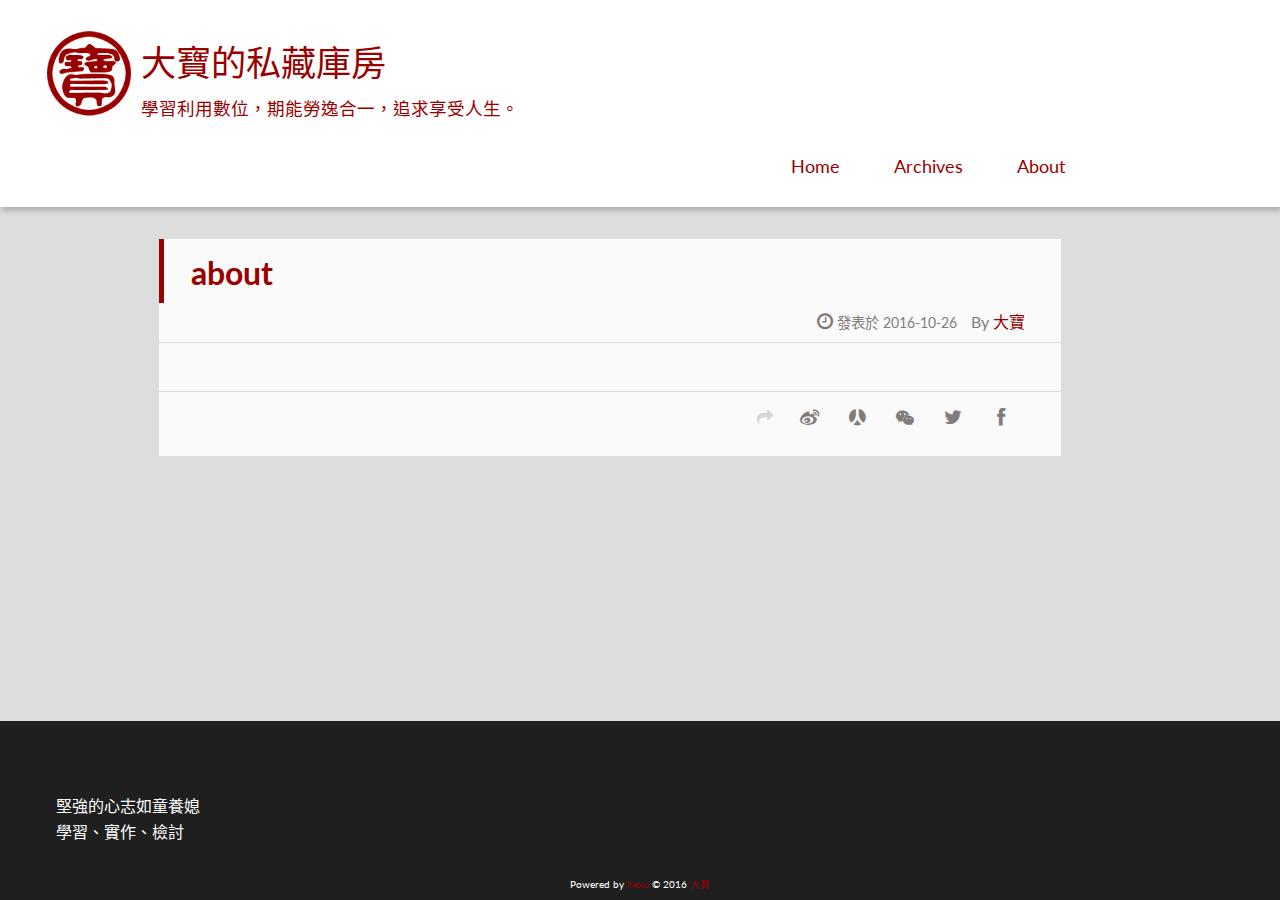
<file: about/index.html>
<!DOCTYPE HTML>
<html lang="zh-TW">
<head>
  <meta charset="UTF-8">
  
    <title>about | 大寶的私藏庫房</title>
    <meta name="viewport" content="width=device-width, initial-scale=1,user-scalable=no">
    
    <meta name="author" content="大寶">
    

    
    <meta name="description" content="人生學習、哲學思考，生活筆記。">
<meta property="og:type" content="website">
<meta property="og:title" content="about">
<meta property="og:url" content="http://db.iserveu.info/about/index.html">
<meta property="og:site_name" content="大寶的私藏庫房">
<meta property="og:description" content="人生學習、哲學思考，生活筆記。">
<meta property="og:updated_time" content="2016-10-25T20:50:29.000Z">
<meta name="twitter:card" content="summary">
<meta name="twitter:title" content="about">
<meta name="twitter:description" content="人生學習、哲學思考，生活筆記。">

    
    <link rel="alternative" href="/atom.xml" title="大寶的私藏庫房" type="application/atom+xml">
    
    
    <link rel="icon" href="/img/favicon.png">
    
    
    <link rel="apple-touch-icon" href="/img/jacman.jpg">
    <link rel="apple-touch-icon-precomposed" href="/img/jacman.jpg">
    
    <link rel="stylesheet" href="//fonts.googleapis.com/css?family=Lato:300,300italic,400,400italic,700,700italic,900">
    <link rel="stylesheet" href="/css/style.css">
</head>

      <body>
        <header>
          
<div>
		
			<div id="imglogo">
				<a href="/"><img src="/img/twdb_logo.png" alt="大寶的私藏庫房" title="大寶的私藏庫房"/></a>
			</div>
			
			<div id="textlogo">
				<h1 class="site-name"><a href="/" title="大寶的私藏庫房">大寶的私藏庫房</a></h1>
				<h2 class="blog-motto">學習利用數位，期能勞逸合一，追求享受人生。</h2>
			</div>
			<div class="navbar"><a class="navbutton navmobile" href="#" title="菜單">
			</a></div>
			<nav class="animated">
				<ul>
					<ul>
					 
						<li><a href="/">Home</a></li>
					
						<li><a href="/archives">Archives</a></li>
					
						<li><a href="/about">About</a></li>
					
					<li>
 					
					<form class="search" action="//google.com/search" method="get" accept-charset="utf-8">
						<label>Search</label>
						<input type="search" id="search" name="q" autocomplete="off" maxlength="20" placeholder="搜索" />
						<input type="hidden" name="q" value="site:db.iserveu.info">
					</form>
					
					</li>
				</ul>
			</nav>			
</div>
        </header>
        <div id="container">
          <div id="main" class="page" itemscope itemprop="blogPost">
  
	<article itemprop="articleBody"> 
		<header class="article-info clearfix">
  <h1 itemprop="name">
    
      <a href="/about/index.html" title="about" itemprop="url">about</a>
  </h1>
  <p class="article-author">By
       
		<a href="/about" title="大寶" target="_blank" itemprop="author">大寶</a>
		
  <p class="article-time">
    <time datetime="2016-10-25T20:50:29.000Z" itemprop="datePublished"> 發表於 2016-10-26</time>
    
  </p>
</header>
	<div class="article-content">
		
		  
	</div>
		<footer class="article-footer clearfix">
<div class="article-catetags">


</div>



	<div class="article-share" id="share">
	
	  <div data-url="http://db.iserveu.info/about/index.html" data-title="about | 大寶的私藏庫房" data-tsina="null" class="share clearfix">
	  </div>
	
	</div>


</footer>

   	       
	</article>
	
	

<section id="comments" class="comment">
  <div id="disqus_thread">
    <noscript>Please enable JavaScript to view the <a href="//disqus.com/?ref_noscript">comments powered by Disqus.</a></noscript>
  </div>
</section>

</div>  
        </div>
        <footer><div id="footer" >
	
	<div class="line2">
		<span></span>
		<div class="author3"></div>
	</div>
	
	
	<section class="info">
		<p> 堅強的心志如童養媳 <br/>
			學習、實作、檢討</p>
	</section>
	 
	<div class="social-font" class="clearfix">
		
		
		
		
		
		
		
		
		
		
	</div>
			
		

		<p class="copyright">
		Powered by <a href="http://hexo.io" target="_blank" title="hexo">hexo</a> © 2016 
		
		<a href="/about" target="_blank" title="大寶">大寶</a>
		
		
		</p>
</div>
</footer>
        <script src="/js/jquery-2.0.3.min.js"></script>
<script src="/js/jquery.imagesloaded.min.js"></script>
<script src="/js/gallery.js"></script>
<script src="/js/jquery.qrcode-0.12.0.min.js"></script>

<script type="text/javascript">
$(document).ready(function(){ 
  $('.navbar').click(function(){
    $('header nav').toggleClass('shownav');
  });
  var myWidth = 0;
  function getSize(){
    if( typeof( window.innerWidth ) == 'number' ) {
      myWidth = window.innerWidth;
    } else if( document.documentElement && document.documentElement.clientWidth) {
      myWidth = document.documentElement.clientWidth;
    };
  };
  var m = $('#main'),
      a = $('#asidepart'),
      c = $('.closeaside'),
      o = $('.openaside');
  c.click(function(){
    a.addClass('fadeOut').css('display', 'none');
    o.css('display', 'block').addClass('fadeIn');
    m.addClass('moveMain');
  });
  o.click(function(){
    o.css('display', 'none').removeClass('beforeFadeIn');
    a.css('display', 'block').removeClass('fadeOut').addClass('fadeIn');      
    m.removeClass('moveMain');
  });
  $(window).scroll(function(){
    o.css("top",Math.max(80,260-$(this).scrollTop()));
  });
  
  $(window).resize(function(){
    getSize(); 
    if (myWidth >= 1024) {
      $('header nav').removeClass('shownav');
    }else{
      m.removeClass('moveMain');
      a.css('display', 'block').removeClass('fadeOut');
      o.css('display', 'none');
        
    }
  });
});
</script>


<script type="text/javascript">
$(document).ready(function(){ 
  var $this = $('.share'),
      url = $this.attr('data-url'),
      encodedUrl = encodeURIComponent(url),
      title = $this.attr('data-title'),
      tsina = $this.attr('data-tsina'),
      description = $this.attr('description');
  var html = [
  '<div class="hoverqrcode clearfix"></div>',
  '<a class="overlay" id="qrcode"></a>',
  '<a href="https://www.facebook.com/sharer.php?u=' + encodedUrl + '" class="article-share-facebook" target="_blank" title="Facebook"></a>',
  '<a href="https://twitter.com/intent/tweet?url=' + encodedUrl + '" class="article-share-twitter" target="_blank" title="Twitter"></a>',
  '<a href="#qrcode" class="article-share-qrcode" title="微信"></a>',
  '<a href="http://widget.renren.com/dialog/share?resourceUrl=' + encodedUrl + '&srcUrl=' + encodedUrl + '&title=' + title +'" class="article-share-renren" target="_blank" title="人人"></a>',
  '<a href="http://service.weibo.com/share/share.php?title='+title+'&url='+encodedUrl +'&ralateUid='+ tsina +'&searchPic=true&style=number' +'" class="article-share-weibo" target="_blank" title="微博"></a>',
  '<span title="Share to"></span>'
  ].join('');
  $this.append(html);

  $('.hoverqrcode').hide();

  var myWidth = 0;
  function updatehoverqrcode(){
    if( typeof( window.innerWidth ) == 'number' ) {
      myWidth = window.innerWidth;
    } else if( document.documentElement && document.documentElement.clientWidth) {
      myWidth = document.documentElement.clientWidth;
    };
    var qrsize = myWidth > 1024 ? 200:100;
    var options = {render: 'image', size: qrsize, fill: '#2ca6cb', text: url, radius: 0.5, quiet: 1};
    var p = $('.article-share-qrcode').position();
    $('.hoverqrcode').empty().css('width', qrsize).css('height', qrsize)
                          .css('left', p.left-qrsize/2+20).css('top', p.top-qrsize-10)
                          .qrcode(options);
  };
  $(window).resize(function(){
    $('.hoverqrcode').hide();
  });
  $('.article-share-qrcode').click(function(){
    updatehoverqrcode();
    $('.hoverqrcode').toggle();
  });
  $('.article-share-qrcode').hover(function(){}, function(){
      $('.hoverqrcode').hide();
  });
});   
</script>




<div id="disqus_thread"></div>
<script>
var disqus_config = function () {
this.page.url = PAGE_URL;
this.page.identifier = dbiservuinfo; 
};
(function() {
var d = document, s = d.createElement('script');
s.src = '//dbiserveu.disqus.com/embed.js';
s.setAttribute('data-timestamp', +new Date());
(d.head || d.body).appendChild(s);
})();
</script>






<link rel="stylesheet" href="/fancybox/jquery.fancybox.css" media="screen" type="text/css">
<script src="/fancybox/jquery.fancybox.pack.js"></script>
<script type="text/javascript">
$(document).ready(function(){ 
  $('.article-content').each(function(i){
    $(this).find('img').each(function(){
      if ($(this).parent().hasClass('fancybox')) return;
      var alt = this.alt;
      if (alt) $(this).after('<span class="caption">' + alt + '</span>');
      $(this).wrap('<a href="' + this.src + '" title="' + alt + '" class="fancybox"></a>');
    });
    $(this).find('.fancybox').each(function(){
      $(this).attr('rel', 'article' + i);
    });
  });
  if($.fancybox){
    $('.fancybox').fancybox();
  }
}); 
</script>



<!-- Analytics Begin -->





<!-- Analytics End -->

<!-- Totop Begin -->

	<div id="totop">
	<a title="返回頂部"><img src="/img/scrollup.png"/></a>
	</div>
	<script src="/js/totop.js"></script>

<!-- Totop End -->

<!-- MathJax Begin -->
<!-- mathjax config similar to math.stackexchange -->


<!-- MathJax End -->

<!-- Tiny_search Begin -->

<!-- Tiny_search End -->

      </body>
     </html>
</file>
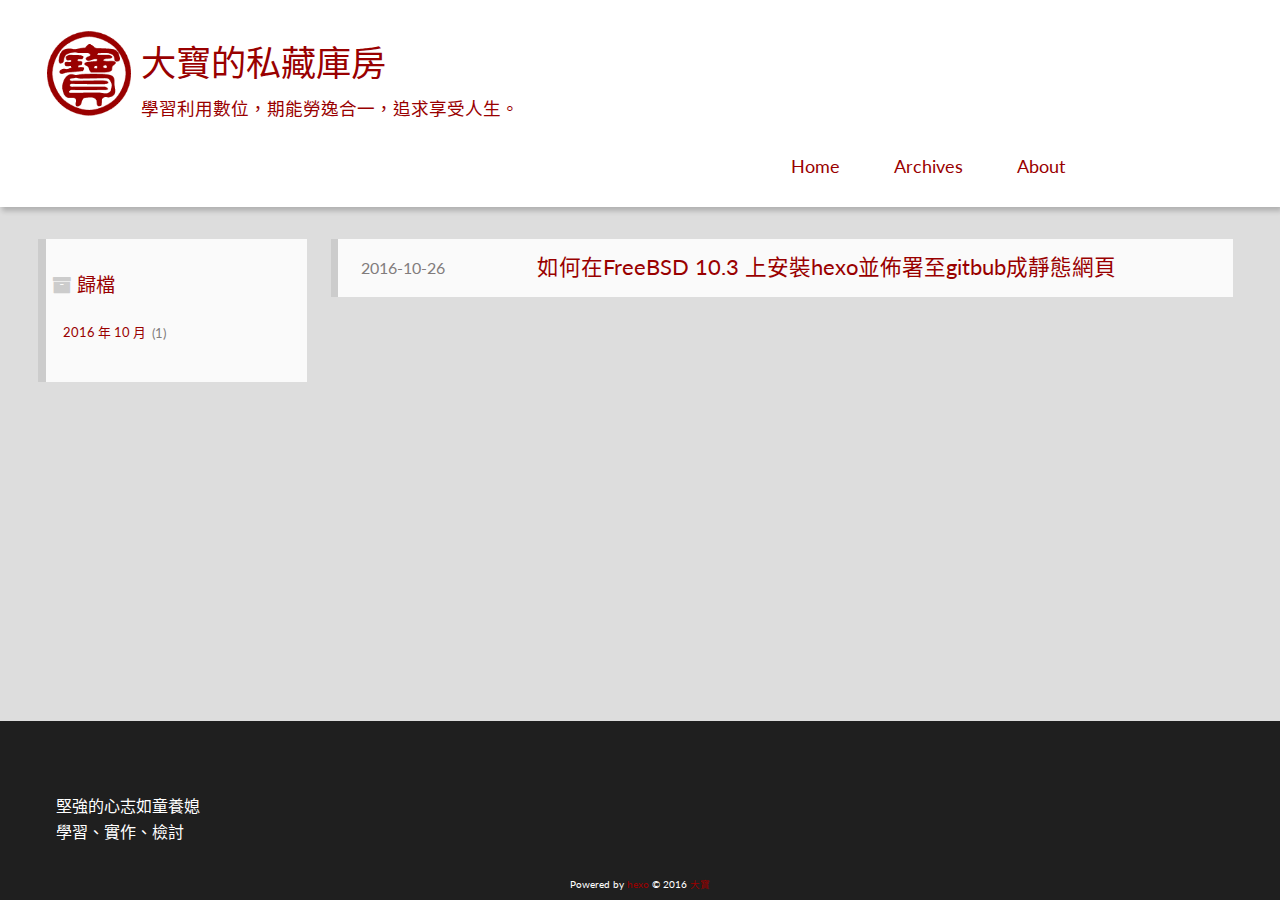
<file: archives/index.html>
<!DOCTYPE HTML>
<html lang="zh-TW">
<head>
  <meta charset="UTF-8">
  
    <title>歸檔 | 大寶的私藏庫房</title>
    <meta name="viewport" content="width=device-width, initial-scale=1,user-scalable=no">
    
    <meta name="author" content="大寶">
    

    
    <meta name="description" content="人生學習、哲學思考，生活筆記。">
<meta property="og:type" content="website">
<meta property="og:title" content="大寶的私藏庫房">
<meta property="og:url" content="http://db.iserveu.info/archives/index.html">
<meta property="og:site_name" content="大寶的私藏庫房">
<meta property="og:description" content="人生學習、哲學思考，生活筆記。">
<meta name="twitter:card" content="summary">
<meta name="twitter:title" content="大寶的私藏庫房">
<meta name="twitter:description" content="人生學習、哲學思考，生活筆記。">

    
    <link rel="alternative" href="/atom.xml" title="大寶的私藏庫房" type="application/atom+xml">
    
    
    <link rel="icon" href="/img/favicon.png">
    
    
    <link rel="apple-touch-icon" href="/img/jacman.jpg">
    <link rel="apple-touch-icon-precomposed" href="/img/jacman.jpg">
    
    <link rel="stylesheet" href="//fonts.googleapis.com/css?family=Lato:300,300italic,400,400italic,700,700italic,900">
    <link rel="stylesheet" href="/css/style.css">
</head>

    <body>
      <header>
        
<div>
		
			<div id="imglogo">
				<a href="/"><img src="/img/twdb_logo.png" alt="大寶的私藏庫房" title="大寶的私藏庫房"/></a>
			</div>
			
			<div id="textlogo">
				<h1 class="site-name"><a href="/" title="大寶的私藏庫房">大寶的私藏庫房</a></h1>
				<h2 class="blog-motto">學習利用數位，期能勞逸合一，追求享受人生。</h2>
			</div>
			<div class="navbar"><a class="navbutton navmobile" href="#" title="菜單">
			</a></div>
			<nav class="animated">
				<ul>
					<ul>
					 
						<li><a href="/">Home</a></li>
					
						<li><a href="/archives">Archives</a></li>
					
						<li><a href="/about">About</a></li>
					
					<li>
 					
					<form class="search" action="//google.com/search" method="get" accept-charset="utf-8">
						<label>Search</label>
						<input type="search" id="search" name="q" autocomplete="off" maxlength="20" placeholder="搜索" />
						<input type="hidden" name="q" value="site:db.iserveu.info">
					</form>
					
					</li>
				</ul>
			</nav>			
</div>
      </header>
      <div id="container">
        

<div class="archive-title" >
  <h2 class="archive-icon">歸檔</h2>
  
  <div class="archiveslist archive-float clearfix">
   <ul class="archive-list"><li class="archive-list-item"><a class="archive-list-link" href="/archives/2016/10/">2016 年 10 月</a><span class="archive-list-count">1</span></li></ul>
 </div>
  
</div>
<div id="main" class="archive-part clearfix">
  <div id="archive-page">

  <section class="post" itemscope itemprop="blogPost">
  
    <a href="/2016/10/26/how-to-install-hexo-to-github/" title="如何在FreeBSD 10.3 上安裝hexo並佈署至gitbub成靜態網頁" itemprop="url">
  

    <time datetime="2016-10-25T20:11:23.000Z" itemprop="datePublished">2016-10-26</time>


    <h1 itemprop="name">如何在FreeBSD 10.3 上安裝hexo並佈署至gitbub成靜態網頁</h1>

  </a>
</section>


  </div>
</div>

      </div>
      <footer><div id="footer" >
	
	<div class="line2">
		<span></span>
		<div class="author3"></div>
	</div>
	
	
	<section class="info">
		<p> 堅強的心志如童養媳 <br/>
			學習、實作、檢討</p>
	</section>
	 
	<div class="social-font" class="clearfix">
		
		
		
		
		
		
		
		
		
		
	</div>
			
		

		<p class="copyright">
		Powered by <a href="http://hexo.io" target="_blank" title="hexo">hexo</a> © 2016 
		
		<a href="/about" target="_blank" title="大寶">大寶</a>
		
		
		</p>
</div>
</footer>
      <script src="/js/jquery-2.0.3.min.js"></script>
<script src="/js/jquery.imagesloaded.min.js"></script>
<script src="/js/gallery.js"></script>
<script src="/js/jquery.qrcode-0.12.0.min.js"></script>

<script type="text/javascript">
$(document).ready(function(){ 
  $('.navbar').click(function(){
    $('header nav').toggleClass('shownav');
  });
  var myWidth = 0;
  function getSize(){
    if( typeof( window.innerWidth ) == 'number' ) {
      myWidth = window.innerWidth;
    } else if( document.documentElement && document.documentElement.clientWidth) {
      myWidth = document.documentElement.clientWidth;
    };
  };
  var m = $('#main'),
      a = $('#asidepart'),
      c = $('.closeaside'),
      o = $('.openaside');
  c.click(function(){
    a.addClass('fadeOut').css('display', 'none');
    o.css('display', 'block').addClass('fadeIn');
    m.addClass('moveMain');
  });
  o.click(function(){
    o.css('display', 'none').removeClass('beforeFadeIn');
    a.css('display', 'block').removeClass('fadeOut').addClass('fadeIn');      
    m.removeClass('moveMain');
  });
  $(window).scroll(function(){
    o.css("top",Math.max(80,260-$(this).scrollTop()));
  });
  
  $(window).resize(function(){
    getSize(); 
    if (myWidth >= 1024) {
      $('header nav').removeClass('shownav');
    }else{
      m.removeClass('moveMain');
      a.css('display', 'block').removeClass('fadeOut');
      o.css('display', 'none');
        
    }
  });
});
</script>










<link rel="stylesheet" href="/fancybox/jquery.fancybox.css" media="screen" type="text/css">
<script src="/fancybox/jquery.fancybox.pack.js"></script>
<script type="text/javascript">
$(document).ready(function(){ 
  $('.article-content').each(function(i){
    $(this).find('img').each(function(){
      if ($(this).parent().hasClass('fancybox')) return;
      var alt = this.alt;
      if (alt) $(this).after('<span class="caption">' + alt + '</span>');
      $(this).wrap('<a href="' + this.src + '" title="' + alt + '" class="fancybox"></a>');
    });
    $(this).find('.fancybox').each(function(){
      $(this).attr('rel', 'article' + i);
    });
  });
  if($.fancybox){
    $('.fancybox').fancybox();
  }
}); 
</script>



<!-- Analytics Begin -->





<!-- Analytics End -->

<!-- Totop Begin -->

	<div id="totop">
	<a title="返回頂部"><img src="/img/scrollup.png"/></a>
	</div>
	<script src="/js/totop.js"></script>

<!-- Totop End -->

<!-- MathJax Begin -->
<!-- mathjax config similar to math.stackexchange -->


<!-- MathJax End -->

<!-- Tiny_search Begin -->

<!-- Tiny_search End -->

    </body>
   </html>
</file>
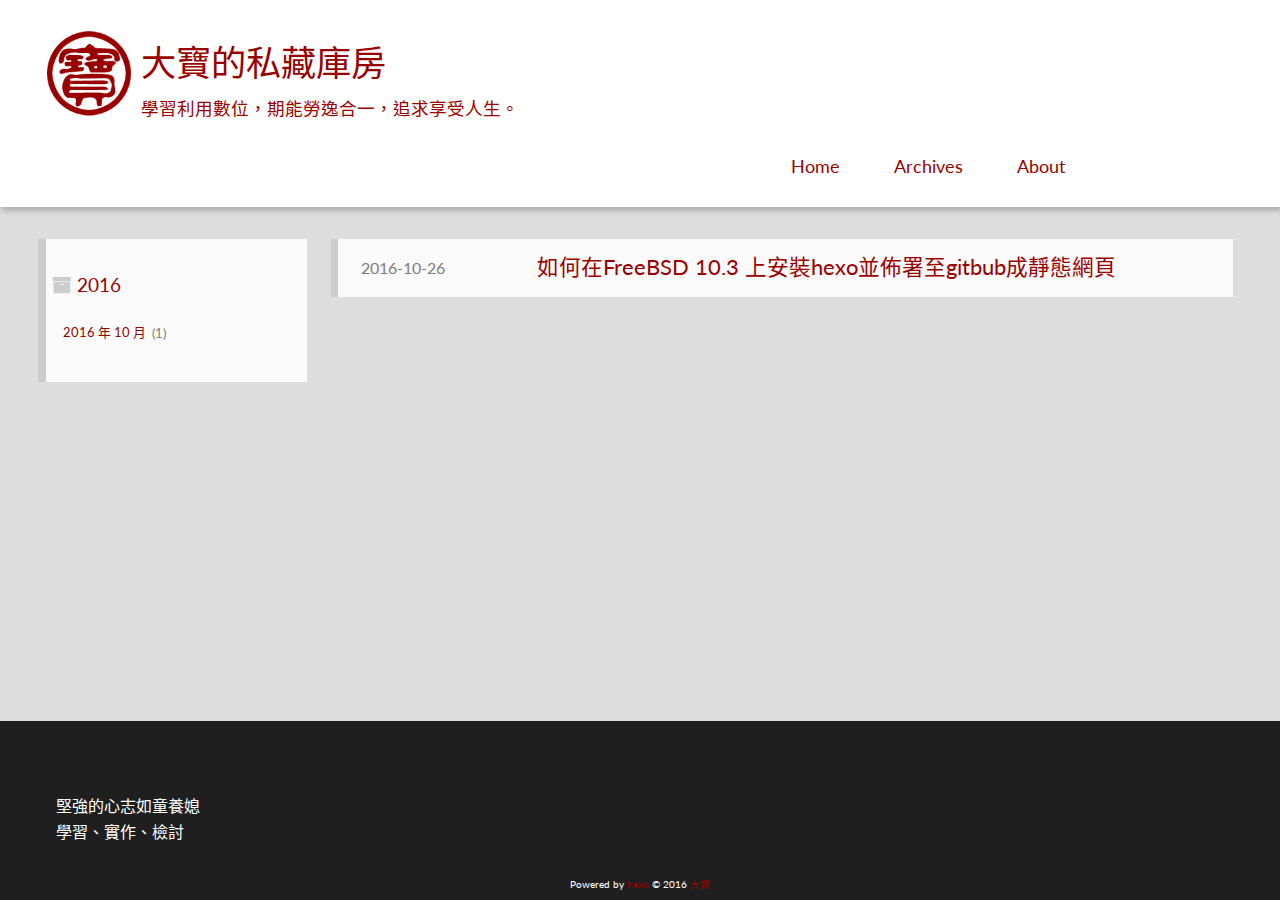
<file: archives/2016/index.html>
<!DOCTYPE HTML>
<html lang="zh-TW">
<head>
  <meta charset="UTF-8">
  
    <title>歸檔: 2016 | 大寶的私藏庫房</title>
    <meta name="viewport" content="width=device-width, initial-scale=1,user-scalable=no">
    
    <meta name="author" content="大寶">
    

    
    <meta name="description" content="人生學習、哲學思考，生活筆記。">
<meta property="og:type" content="website">
<meta property="og:title" content="大寶的私藏庫房">
<meta property="og:url" content="http://db.iserveu.info/archives/2016/index.html">
<meta property="og:site_name" content="大寶的私藏庫房">
<meta property="og:description" content="人生學習、哲學思考，生活筆記。">
<meta name="twitter:card" content="summary">
<meta name="twitter:title" content="大寶的私藏庫房">
<meta name="twitter:description" content="人生學習、哲學思考，生活筆記。">

    
    <link rel="alternative" href="/atom.xml" title="大寶的私藏庫房" type="application/atom+xml">
    
    
    <link rel="icon" href="/img/favicon.png">
    
    
    <link rel="apple-touch-icon" href="/img/jacman.jpg">
    <link rel="apple-touch-icon-precomposed" href="/img/jacman.jpg">
    
    <link rel="stylesheet" href="//fonts.googleapis.com/css?family=Lato:300,300italic,400,400italic,700,700italic,900">
    <link rel="stylesheet" href="/css/style.css">
</head>

    <body>
      <header>
        
<div>
		
			<div id="imglogo">
				<a href="/"><img src="/img/twdb_logo.png" alt="大寶的私藏庫房" title="大寶的私藏庫房"/></a>
			</div>
			
			<div id="textlogo">
				<h1 class="site-name"><a href="/" title="大寶的私藏庫房">大寶的私藏庫房</a></h1>
				<h2 class="blog-motto">學習利用數位，期能勞逸合一，追求享受人生。</h2>
			</div>
			<div class="navbar"><a class="navbutton navmobile" href="#" title="菜單">
			</a></div>
			<nav class="animated">
				<ul>
					<ul>
					 
						<li><a href="/">Home</a></li>
					
						<li><a href="/archives">Archives</a></li>
					
						<li><a href="/about">About</a></li>
					
					<li>
 					
					<form class="search" action="//google.com/search" method="get" accept-charset="utf-8">
						<label>Search</label>
						<input type="search" id="search" name="q" autocomplete="off" maxlength="20" placeholder="搜索" />
						<input type="hidden" name="q" value="site:db.iserveu.info">
					</form>
					
					</li>
				</ul>
			</nav>			
</div>
      </header>
      <div id="container">
        

<div class="archive-title" >
  <h2 class="archive-icon">2016</h2>
  
  <div class="archiveslist archive-float clearfix">
   <ul class="archive-list"><li class="archive-list-item"><a class="archive-list-link" href="/archives/2016/10/">2016 年 10 月</a><span class="archive-list-count">1</span></li></ul>
 </div>
  
</div>
<div id="main" class="archive-part clearfix">
  <div id="archive-page">

  <section class="post" itemscope itemprop="blogPost">
  
    <a href="/2016/10/26/how-to-install-hexo-to-github/" title="如何在FreeBSD 10.3 上安裝hexo並佈署至gitbub成靜態網頁" itemprop="url">
  

    <time datetime="2016-10-25T20:11:23.000Z" itemprop="datePublished">2016-10-26</time>


    <h1 itemprop="name">如何在FreeBSD 10.3 上安裝hexo並佈署至gitbub成靜態網頁</h1>

  </a>
</section>


  </div>
</div>

      </div>
      <footer><div id="footer" >
	
	<div class="line2">
		<span></span>
		<div class="author3"></div>
	</div>
	
	
	<section class="info">
		<p> 堅強的心志如童養媳 <br/>
			學習、實作、檢討</p>
	</section>
	 
	<div class="social-font" class="clearfix">
		
		
		
		
		
		
		
		
		
		
	</div>
			
		

		<p class="copyright">
		Powered by <a href="http://hexo.io" target="_blank" title="hexo">hexo</a> © 2016 
		
		<a href="/about" target="_blank" title="大寶">大寶</a>
		
		
		</p>
</div>
</footer>
      <script src="/js/jquery-2.0.3.min.js"></script>
<script src="/js/jquery.imagesloaded.min.js"></script>
<script src="/js/gallery.js"></script>
<script src="/js/jquery.qrcode-0.12.0.min.js"></script>

<script type="text/javascript">
$(document).ready(function(){ 
  $('.navbar').click(function(){
    $('header nav').toggleClass('shownav');
  });
  var myWidth = 0;
  function getSize(){
    if( typeof( window.innerWidth ) == 'number' ) {
      myWidth = window.innerWidth;
    } else if( document.documentElement && document.documentElement.clientWidth) {
      myWidth = document.documentElement.clientWidth;
    };
  };
  var m = $('#main'),
      a = $('#asidepart'),
      c = $('.closeaside'),
      o = $('.openaside');
  c.click(function(){
    a.addClass('fadeOut').css('display', 'none');
    o.css('display', 'block').addClass('fadeIn');
    m.addClass('moveMain');
  });
  o.click(function(){
    o.css('display', 'none').removeClass('beforeFadeIn');
    a.css('display', 'block').removeClass('fadeOut').addClass('fadeIn');      
    m.removeClass('moveMain');
  });
  $(window).scroll(function(){
    o.css("top",Math.max(80,260-$(this).scrollTop()));
  });
  
  $(window).resize(function(){
    getSize(); 
    if (myWidth >= 1024) {
      $('header nav').removeClass('shownav');
    }else{
      m.removeClass('moveMain');
      a.css('display', 'block').removeClass('fadeOut');
      o.css('display', 'none');
        
    }
  });
});
</script>










<link rel="stylesheet" href="/fancybox/jquery.fancybox.css" media="screen" type="text/css">
<script src="/fancybox/jquery.fancybox.pack.js"></script>
<script type="text/javascript">
$(document).ready(function(){ 
  $('.article-content').each(function(i){
    $(this).find('img').each(function(){
      if ($(this).parent().hasClass('fancybox')) return;
      var alt = this.alt;
      if (alt) $(this).after('<span class="caption">' + alt + '</span>');
      $(this).wrap('<a href="' + this.src + '" title="' + alt + '" class="fancybox"></a>');
    });
    $(this).find('.fancybox').each(function(){
      $(this).attr('rel', 'article' + i);
    });
  });
  if($.fancybox){
    $('.fancybox').fancybox();
  }
}); 
</script>



<!-- Analytics Begin -->





<!-- Analytics End -->

<!-- Totop Begin -->

	<div id="totop">
	<a title="返回頂部"><img src="/img/scrollup.png"/></a>
	</div>
	<script src="/js/totop.js"></script>

<!-- Totop End -->

<!-- MathJax Begin -->
<!-- mathjax config similar to math.stackexchange -->


<!-- MathJax End -->

<!-- Tiny_search Begin -->

<!-- Tiny_search End -->

    </body>
   </html>
</file>
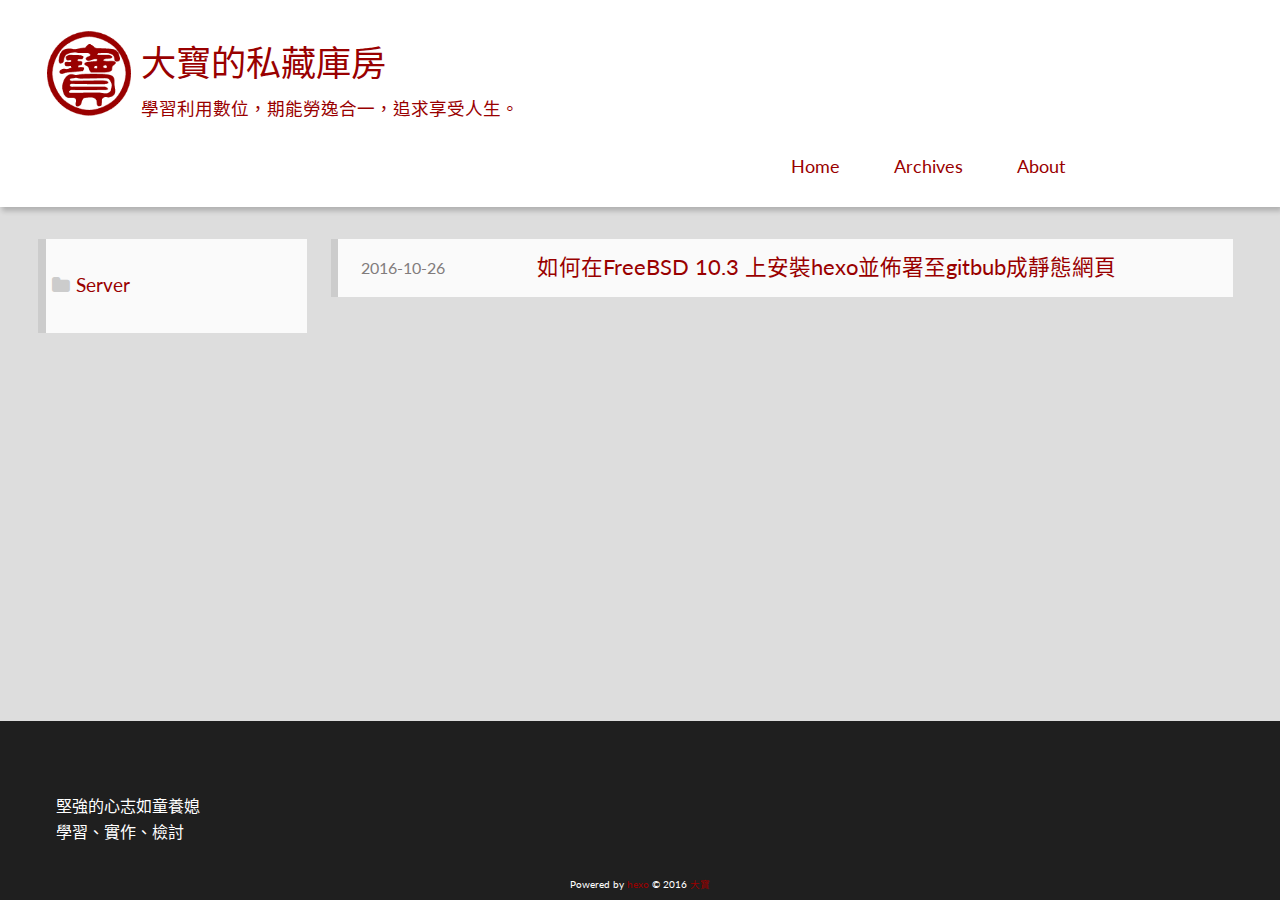
<file: categories/Server/index.html>
<!DOCTYPE HTML>
<html lang="zh-TW">
<head>
  <meta charset="UTF-8">
  
    <title>分類 : Server | 大寶的私藏庫房</title>
    <meta name="viewport" content="width=device-width, initial-scale=1,user-scalable=no">
    
    <meta name="author" content="大寶">
    

    
    <meta name="description" content="人生學習、哲學思考，生活筆記。">
<meta property="og:type" content="website">
<meta property="og:title" content="大寶的私藏庫房">
<meta property="og:url" content="http://db.iserveu.info/categories/Server/index.html">
<meta property="og:site_name" content="大寶的私藏庫房">
<meta property="og:description" content="人生學習、哲學思考，生活筆記。">
<meta name="twitter:card" content="summary">
<meta name="twitter:title" content="大寶的私藏庫房">
<meta name="twitter:description" content="人生學習、哲學思考，生活筆記。">

    
    <link rel="alternative" href="/atom.xml" title="大寶的私藏庫房" type="application/atom+xml">
    
    
    <link rel="icon" href="/img/favicon.png">
    
    
    <link rel="apple-touch-icon" href="/img/jacman.jpg">
    <link rel="apple-touch-icon-precomposed" href="/img/jacman.jpg">
    
    <link rel="stylesheet" href="//fonts.googleapis.com/css?family=Lato:300,300italic,400,400italic,700,700italic,900">
    <link rel="stylesheet" href="/css/style.css">
</head>

    <body>
      <header>
        
<div>
		
			<div id="imglogo">
				<a href="/"><img src="/img/twdb_logo.png" alt="大寶的私藏庫房" title="大寶的私藏庫房"/></a>
			</div>
			
			<div id="textlogo">
				<h1 class="site-name"><a href="/" title="大寶的私藏庫房">大寶的私藏庫房</a></h1>
				<h2 class="blog-motto">學習利用數位，期能勞逸合一，追求享受人生。</h2>
			</div>
			<div class="navbar"><a class="navbutton navmobile" href="#" title="菜單">
			</a></div>
			<nav class="animated">
				<ul>
					<ul>
					 
						<li><a href="/">Home</a></li>
					
						<li><a href="/archives">Archives</a></li>
					
						<li><a href="/about">About</a></li>
					
					<li>
 					
					<form class="search" action="//google.com/search" method="get" accept-charset="utf-8">
						<label>Search</label>
						<input type="search" id="search" name="q" autocomplete="off" maxlength="20" placeholder="搜索" />
						<input type="hidden" name="q" value="site:db.iserveu.info">
					</form>
					
					</li>
				</ul>
			</nav>			
</div>
      </header>
      <div id="container">
        

<div class="archive-title" >
  <h2 class="category-icon">Server</h2>
  
</div>
<div id="main" class="archive-part clearfix">
  <div id="archive-page">

  <section class="post" itemscope itemprop="blogPost">
  
    <a href="/2016/10/26/how-to-install-hexo-to-github/" title="如何在FreeBSD 10.3 上安裝hexo並佈署至gitbub成靜態網頁" itemprop="url">
  

    <time datetime="2016-10-25T20:11:23.000Z" itemprop="datePublished">2016-10-26</time>


    <h1 itemprop="name">如何在FreeBSD 10.3 上安裝hexo並佈署至gitbub成靜態網頁</h1>

  </a>
</section>


  </div>
</div>

      </div>
      <footer><div id="footer" >
	
	<div class="line2">
		<span></span>
		<div class="author3"></div>
	</div>
	
	
	<section class="info">
		<p> 堅強的心志如童養媳 <br/>
			學習、實作、檢討</p>
	</section>
	 
	<div class="social-font" class="clearfix">
		
		
		
		
		
		
		
		
		
		
	</div>
			
		

		<p class="copyright">
		Powered by <a href="http://hexo.io" target="_blank" title="hexo">hexo</a> © 2016 
		
		<a href="/about" target="_blank" title="大寶">大寶</a>
		
		
		</p>
</div>
</footer>
      <script src="/js/jquery-2.0.3.min.js"></script>
<script src="/js/jquery.imagesloaded.min.js"></script>
<script src="/js/gallery.js"></script>
<script src="/js/jquery.qrcode-0.12.0.min.js"></script>

<script type="text/javascript">
$(document).ready(function(){ 
  $('.navbar').click(function(){
    $('header nav').toggleClass('shownav');
  });
  var myWidth = 0;
  function getSize(){
    if( typeof( window.innerWidth ) == 'number' ) {
      myWidth = window.innerWidth;
    } else if( document.documentElement && document.documentElement.clientWidth) {
      myWidth = document.documentElement.clientWidth;
    };
  };
  var m = $('#main'),
      a = $('#asidepart'),
      c = $('.closeaside'),
      o = $('.openaside');
  c.click(function(){
    a.addClass('fadeOut').css('display', 'none');
    o.css('display', 'block').addClass('fadeIn');
    m.addClass('moveMain');
  });
  o.click(function(){
    o.css('display', 'none').removeClass('beforeFadeIn');
    a.css('display', 'block').removeClass('fadeOut').addClass('fadeIn');      
    m.removeClass('moveMain');
  });
  $(window).scroll(function(){
    o.css("top",Math.max(80,260-$(this).scrollTop()));
  });
  
  $(window).resize(function(){
    getSize(); 
    if (myWidth >= 1024) {
      $('header nav').removeClass('shownav');
    }else{
      m.removeClass('moveMain');
      a.css('display', 'block').removeClass('fadeOut');
      o.css('display', 'none');
        
    }
  });
});
</script>










<link rel="stylesheet" href="/fancybox/jquery.fancybox.css" media="screen" type="text/css">
<script src="/fancybox/jquery.fancybox.pack.js"></script>
<script type="text/javascript">
$(document).ready(function(){ 
  $('.article-content').each(function(i){
    $(this).find('img').each(function(){
      if ($(this).parent().hasClass('fancybox')) return;
      var alt = this.alt;
      if (alt) $(this).after('<span class="caption">' + alt + '</span>');
      $(this).wrap('<a href="' + this.src + '" title="' + alt + '" class="fancybox"></a>');
    });
    $(this).find('.fancybox').each(function(){
      $(this).attr('rel', 'article' + i);
    });
  });
  if($.fancybox){
    $('.fancybox').fancybox();
  }
}); 
</script>



<!-- Analytics Begin -->





<!-- Analytics End -->

<!-- Totop Begin -->

	<div id="totop">
	<a title="返回頂部"><img src="/img/scrollup.png"/></a>
	</div>
	<script src="/js/totop.js"></script>

<!-- Totop End -->

<!-- MathJax Begin -->
<!-- mathjax config similar to math.stackexchange -->


<!-- MathJax End -->

<!-- Tiny_search Begin -->

<!-- Tiny_search End -->

    </body>
   </html>
</file>
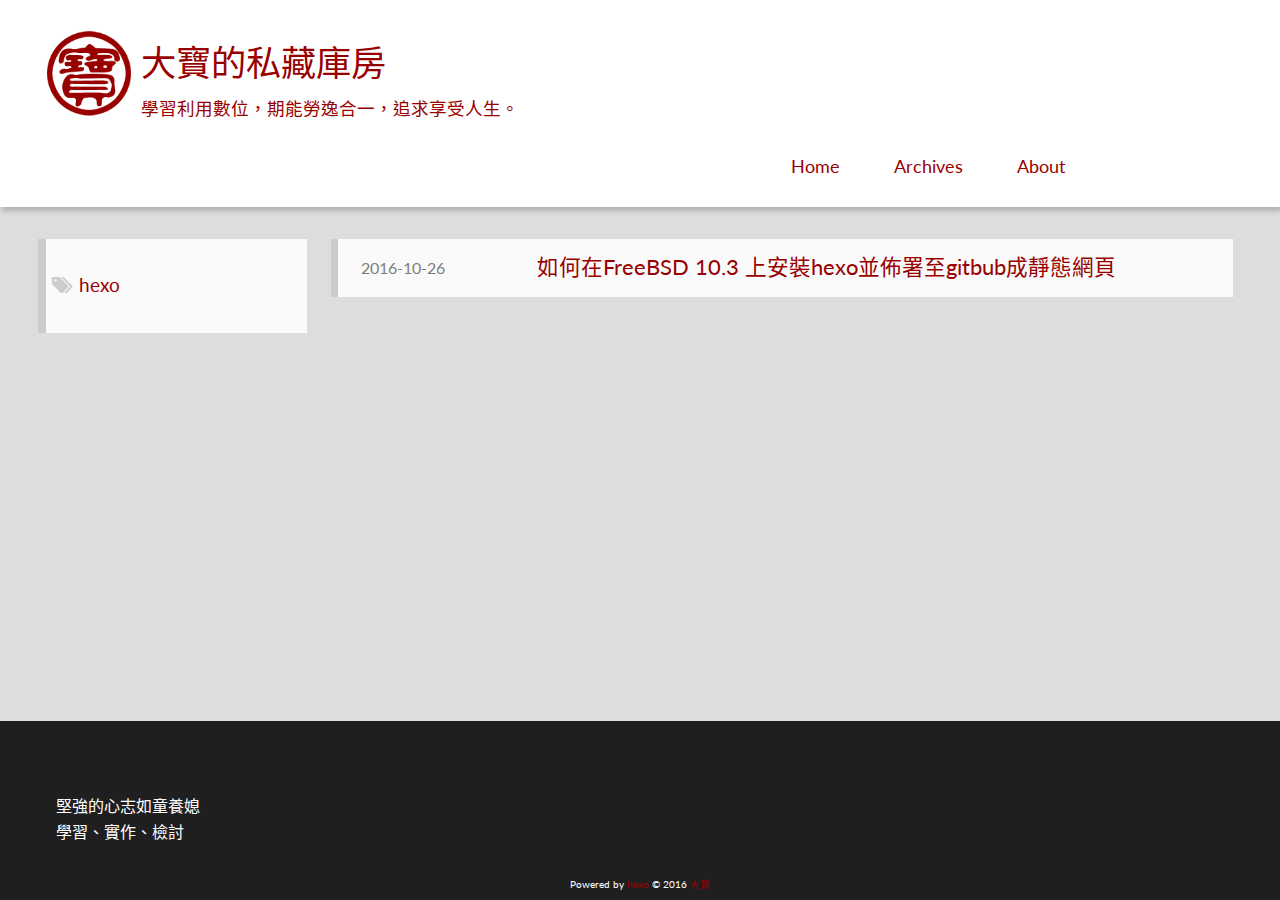
<file: tags/hexo/index.html>
<!DOCTYPE HTML>
<html lang="zh-TW">
<head>
  <meta charset="UTF-8">
  
    <title>標簽 : hexo | 大寶的私藏庫房</title>
    <meta name="viewport" content="width=device-width, initial-scale=1,user-scalable=no">
    
    <meta name="author" content="大寶">
    

    
    <meta name="description" content="人生學習、哲學思考，生活筆記。">
<meta property="og:type" content="website">
<meta property="og:title" content="大寶的私藏庫房">
<meta property="og:url" content="http://db.iserveu.info/tags/hexo/index.html">
<meta property="og:site_name" content="大寶的私藏庫房">
<meta property="og:description" content="人生學習、哲學思考，生活筆記。">
<meta name="twitter:card" content="summary">
<meta name="twitter:title" content="大寶的私藏庫房">
<meta name="twitter:description" content="人生學習、哲學思考，生活筆記。">

    
    <link rel="alternative" href="/atom.xml" title="大寶的私藏庫房" type="application/atom+xml">
    
    
    <link rel="icon" href="/img/favicon.png">
    
    
    <link rel="apple-touch-icon" href="/img/jacman.jpg">
    <link rel="apple-touch-icon-precomposed" href="/img/jacman.jpg">
    
    <link rel="stylesheet" href="//fonts.googleapis.com/css?family=Lato:300,300italic,400,400italic,700,700italic,900">
    <link rel="stylesheet" href="/css/style.css">
</head>

    <body>
      <header>
        
<div>
		
			<div id="imglogo">
				<a href="/"><img src="/img/twdb_logo.png" alt="大寶的私藏庫房" title="大寶的私藏庫房"/></a>
			</div>
			
			<div id="textlogo">
				<h1 class="site-name"><a href="/" title="大寶的私藏庫房">大寶的私藏庫房</a></h1>
				<h2 class="blog-motto">學習利用數位，期能勞逸合一，追求享受人生。</h2>
			</div>
			<div class="navbar"><a class="navbutton navmobile" href="#" title="菜單">
			</a></div>
			<nav class="animated">
				<ul>
					<ul>
					 
						<li><a href="/">Home</a></li>
					
						<li><a href="/archives">Archives</a></li>
					
						<li><a href="/about">About</a></li>
					
					<li>
 					
					<form class="search" action="//google.com/search" method="get" accept-charset="utf-8">
						<label>Search</label>
						<input type="search" id="search" name="q" autocomplete="off" maxlength="20" placeholder="搜索" />
						<input type="hidden" name="q" value="site:db.iserveu.info">
					</form>
					
					</li>
				</ul>
			</nav>			
</div>
      </header>
      <div id="container">
        

<div class="archive-title" >
  <h2 class="tag-icon">hexo</h2>
  
</div>
<div id="main" class="archive-part clearfix">
  <div id="archive-page">

  <section class="post" itemscope itemprop="blogPost">
  
    <a href="/2016/10/26/how-to-install-hexo-to-github/" title="如何在FreeBSD 10.3 上安裝hexo並佈署至gitbub成靜態網頁" itemprop="url">
  

    <time datetime="2016-10-25T20:11:23.000Z" itemprop="datePublished">2016-10-26</time>


    <h1 itemprop="name">如何在FreeBSD 10.3 上安裝hexo並佈署至gitbub成靜態網頁</h1>

  </a>
</section>


  </div>
</div>

      </div>
      <footer><div id="footer" >
	
	<div class="line2">
		<span></span>
		<div class="author3"></div>
	</div>
	
	
	<section class="info">
		<p> 堅強的心志如童養媳 <br/>
			學習、實作、檢討</p>
	</section>
	 
	<div class="social-font" class="clearfix">
		
		
		
		
		
		
		
		
		
		
	</div>
			
		

		<p class="copyright">
		Powered by <a href="http://hexo.io" target="_blank" title="hexo">hexo</a> © 2016 
		
		<a href="/about" target="_blank" title="大寶">大寶</a>
		
		
		</p>
</div>
</footer>
      <script src="/js/jquery-2.0.3.min.js"></script>
<script src="/js/jquery.imagesloaded.min.js"></script>
<script src="/js/gallery.js"></script>
<script src="/js/jquery.qrcode-0.12.0.min.js"></script>

<script type="text/javascript">
$(document).ready(function(){ 
  $('.navbar').click(function(){
    $('header nav').toggleClass('shownav');
  });
  var myWidth = 0;
  function getSize(){
    if( typeof( window.innerWidth ) == 'number' ) {
      myWidth = window.innerWidth;
    } else if( document.documentElement && document.documentElement.clientWidth) {
      myWidth = document.documentElement.clientWidth;
    };
  };
  var m = $('#main'),
      a = $('#asidepart'),
      c = $('.closeaside'),
      o = $('.openaside');
  c.click(function(){
    a.addClass('fadeOut').css('display', 'none');
    o.css('display', 'block').addClass('fadeIn');
    m.addClass('moveMain');
  });
  o.click(function(){
    o.css('display', 'none').removeClass('beforeFadeIn');
    a.css('display', 'block').removeClass('fadeOut').addClass('fadeIn');      
    m.removeClass('moveMain');
  });
  $(window).scroll(function(){
    o.css("top",Math.max(80,260-$(this).scrollTop()));
  });
  
  $(window).resize(function(){
    getSize(); 
    if (myWidth >= 1024) {
      $('header nav').removeClass('shownav');
    }else{
      m.removeClass('moveMain');
      a.css('display', 'block').removeClass('fadeOut');
      o.css('display', 'none');
        
    }
  });
});
</script>










<link rel="stylesheet" href="/fancybox/jquery.fancybox.css" media="screen" type="text/css">
<script src="/fancybox/jquery.fancybox.pack.js"></script>
<script type="text/javascript">
$(document).ready(function(){ 
  $('.article-content').each(function(i){
    $(this).find('img').each(function(){
      if ($(this).parent().hasClass('fancybox')) return;
      var alt = this.alt;
      if (alt) $(this).after('<span class="caption">' + alt + '</span>');
      $(this).wrap('<a href="' + this.src + '" title="' + alt + '" class="fancybox"></a>');
    });
    $(this).find('.fancybox').each(function(){
      $(this).attr('rel', 'article' + i);
    });
  });
  if($.fancybox){
    $('.fancybox').fancybox();
  }
}); 
</script>



<!-- Analytics Begin -->





<!-- Analytics End -->

<!-- Totop Begin -->

	<div id="totop">
	<a title="返回頂部"><img src="/img/scrollup.png"/></a>
	</div>
	<script src="/js/totop.js"></script>

<!-- Totop End -->

<!-- MathJax Begin -->
<!-- mathjax config similar to math.stackexchange -->


<!-- MathJax End -->

<!-- Tiny_search Begin -->

<!-- Tiny_search End -->

    </body>
   </html>
</file>
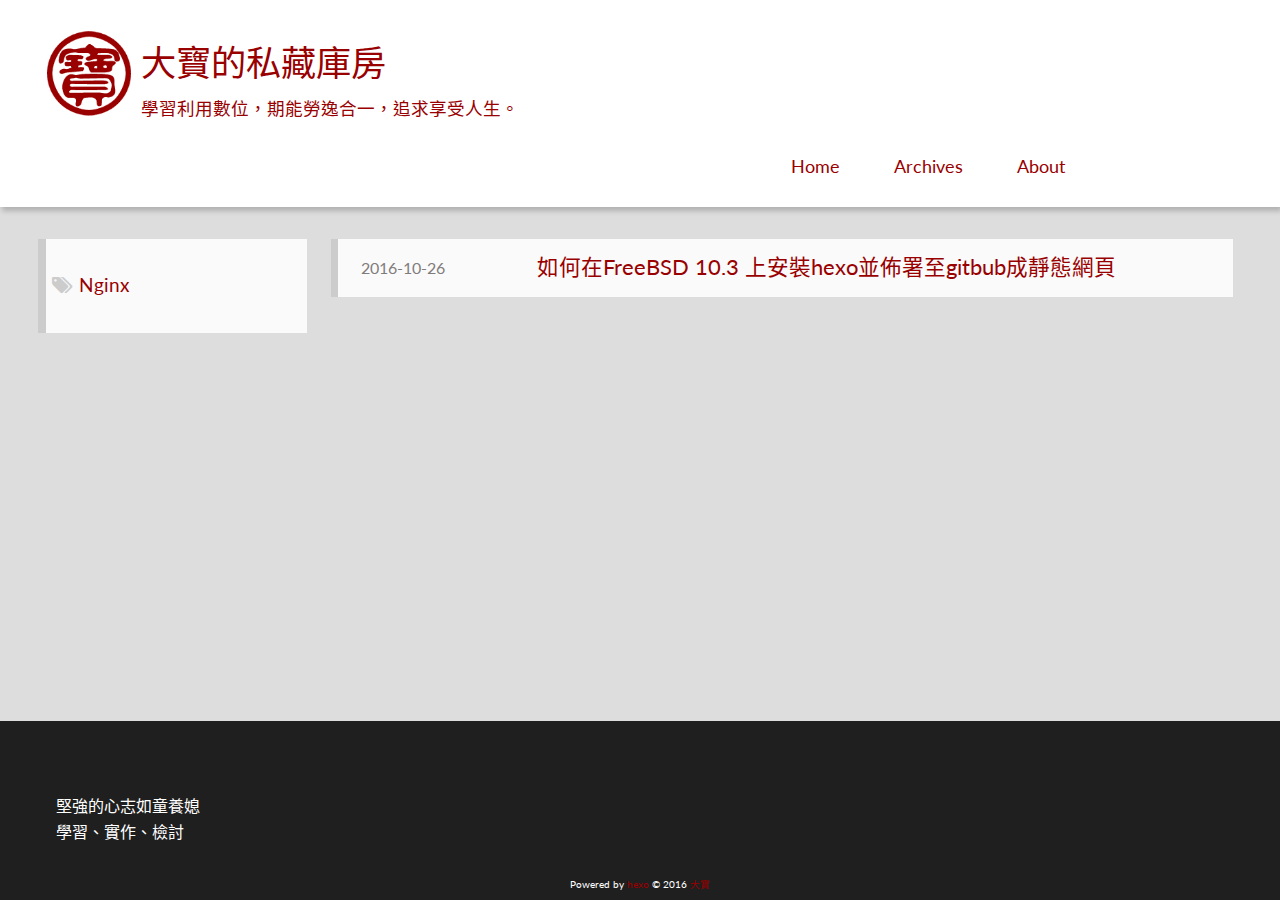
<file: tags/Nginx/index.html>
<!DOCTYPE HTML>
<html lang="zh-TW">
<head>
  <meta charset="UTF-8">
  
    <title>標簽 : Nginx | 大寶的私藏庫房</title>
    <meta name="viewport" content="width=device-width, initial-scale=1,user-scalable=no">
    
    <meta name="author" content="大寶">
    

    
    <meta name="description" content="人生學習、哲學思考，生活筆記。">
<meta property="og:type" content="website">
<meta property="og:title" content="大寶的私藏庫房">
<meta property="og:url" content="http://db.iserveu.info/tags/Nginx/index.html">
<meta property="og:site_name" content="大寶的私藏庫房">
<meta property="og:description" content="人生學習、哲學思考，生活筆記。">
<meta name="twitter:card" content="summary">
<meta name="twitter:title" content="大寶的私藏庫房">
<meta name="twitter:description" content="人生學習、哲學思考，生活筆記。">

    
    <link rel="alternative" href="/atom.xml" title="大寶的私藏庫房" type="application/atom+xml">
    
    
    <link rel="icon" href="/img/favicon.png">
    
    
    <link rel="apple-touch-icon" href="/img/jacman.jpg">
    <link rel="apple-touch-icon-precomposed" href="/img/jacman.jpg">
    
    <link rel="stylesheet" href="//fonts.googleapis.com/css?family=Lato:300,300italic,400,400italic,700,700italic,900">
    <link rel="stylesheet" href="/css/style.css">
</head>

    <body>
      <header>
        
<div>
		
			<div id="imglogo">
				<a href="/"><img src="/img/twdb_logo.png" alt="大寶的私藏庫房" title="大寶的私藏庫房"/></a>
			</div>
			
			<div id="textlogo">
				<h1 class="site-name"><a href="/" title="大寶的私藏庫房">大寶的私藏庫房</a></h1>
				<h2 class="blog-motto">學習利用數位，期能勞逸合一，追求享受人生。</h2>
			</div>
			<div class="navbar"><a class="navbutton navmobile" href="#" title="菜單">
			</a></div>
			<nav class="animated">
				<ul>
					<ul>
					 
						<li><a href="/">Home</a></li>
					
						<li><a href="/archives">Archives</a></li>
					
						<li><a href="/about">About</a></li>
					
					<li>
 					
					<form class="search" action="//google.com/search" method="get" accept-charset="utf-8">
						<label>Search</label>
						<input type="search" id="search" name="q" autocomplete="off" maxlength="20" placeholder="搜索" />
						<input type="hidden" name="q" value="site:db.iserveu.info">
					</form>
					
					</li>
				</ul>
			</nav>			
</div>
      </header>
      <div id="container">
        

<div class="archive-title" >
  <h2 class="tag-icon">Nginx</h2>
  
</div>
<div id="main" class="archive-part clearfix">
  <div id="archive-page">

  <section class="post" itemscope itemprop="blogPost">
  
    <a href="/2016/10/26/how-to-install-hexo-to-github/" title="如何在FreeBSD 10.3 上安裝hexo並佈署至gitbub成靜態網頁" itemprop="url">
  

    <time datetime="2016-10-25T20:11:23.000Z" itemprop="datePublished">2016-10-26</time>


    <h1 itemprop="name">如何在FreeBSD 10.3 上安裝hexo並佈署至gitbub成靜態網頁</h1>

  </a>
</section>


  </div>
</div>

      </div>
      <footer><div id="footer" >
	
	<div class="line2">
		<span></span>
		<div class="author3"></div>
	</div>
	
	
	<section class="info">
		<p> 堅強的心志如童養媳 <br/>
			學習、實作、檢討</p>
	</section>
	 
	<div class="social-font" class="clearfix">
		
		
		
		
		
		
		
		
		
		
	</div>
			
		

		<p class="copyright">
		Powered by <a href="http://hexo.io" target="_blank" title="hexo">hexo</a> © 2016 
		
		<a href="/about" target="_blank" title="大寶">大寶</a>
		
		
		</p>
</div>
</footer>
      <script src="/js/jquery-2.0.3.min.js"></script>
<script src="/js/jquery.imagesloaded.min.js"></script>
<script src="/js/gallery.js"></script>
<script src="/js/jquery.qrcode-0.12.0.min.js"></script>

<script type="text/javascript">
$(document).ready(function(){ 
  $('.navbar').click(function(){
    $('header nav').toggleClass('shownav');
  });
  var myWidth = 0;
  function getSize(){
    if( typeof( window.innerWidth ) == 'number' ) {
      myWidth = window.innerWidth;
    } else if( document.documentElement && document.documentElement.clientWidth) {
      myWidth = document.documentElement.clientWidth;
    };
  };
  var m = $('#main'),
      a = $('#asidepart'),
      c = $('.closeaside'),
      o = $('.openaside');
  c.click(function(){
    a.addClass('fadeOut').css('display', 'none');
    o.css('display', 'block').addClass('fadeIn');
    m.addClass('moveMain');
  });
  o.click(function(){
    o.css('display', 'none').removeClass('beforeFadeIn');
    a.css('display', 'block').removeClass('fadeOut').addClass('fadeIn');      
    m.removeClass('moveMain');
  });
  $(window).scroll(function(){
    o.css("top",Math.max(80,260-$(this).scrollTop()));
  });
  
  $(window).resize(function(){
    getSize(); 
    if (myWidth >= 1024) {
      $('header nav').removeClass('shownav');
    }else{
      m.removeClass('moveMain');
      a.css('display', 'block').removeClass('fadeOut');
      o.css('display', 'none');
        
    }
  });
});
</script>










<link rel="stylesheet" href="/fancybox/jquery.fancybox.css" media="screen" type="text/css">
<script src="/fancybox/jquery.fancybox.pack.js"></script>
<script type="text/javascript">
$(document).ready(function(){ 
  $('.article-content').each(function(i){
    $(this).find('img').each(function(){
      if ($(this).parent().hasClass('fancybox')) return;
      var alt = this.alt;
      if (alt) $(this).after('<span class="caption">' + alt + '</span>');
      $(this).wrap('<a href="' + this.src + '" title="' + alt + '" class="fancybox"></a>');
    });
    $(this).find('.fancybox').each(function(){
      $(this).attr('rel', 'article' + i);
    });
  });
  if($.fancybox){
    $('.fancybox').fancybox();
  }
}); 
</script>



<!-- Analytics Begin -->





<!-- Analytics End -->

<!-- Totop Begin -->

	<div id="totop">
	<a title="返回頂部"><img src="/img/scrollup.png"/></a>
	</div>
	<script src="/js/totop.js"></script>

<!-- Totop End -->

<!-- MathJax Begin -->
<!-- mathjax config similar to math.stackexchange -->


<!-- MathJax End -->

<!-- Tiny_search Begin -->

<!-- Tiny_search End -->

    </body>
   </html>
</file>
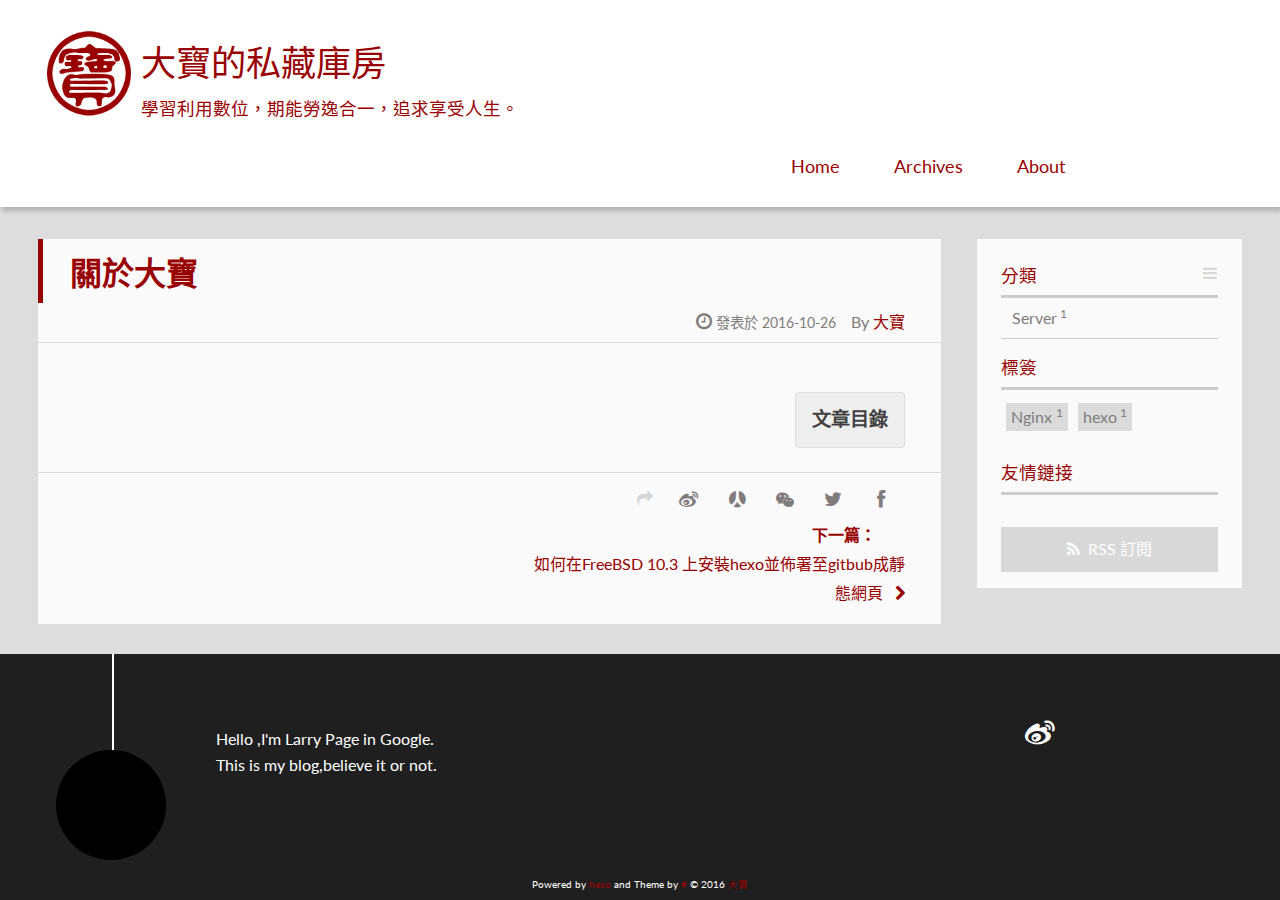
<file: 2016/10/26/about/index.html>
<!DOCTYPE HTML>
<html lang="zh-TW">
<head>
  <meta charset="UTF-8">
  
    <title>關於大寶 | 大寶的私藏庫房</title>
    <meta name="viewport" content="width=device-width, initial-scale=1,user-scalable=no">
    
    <meta name="author" content="大寶">
    

    
    <meta name="description" content="人生學習、哲學思考，生活筆記。">
<meta property="og:type" content="article">
<meta property="og:title" content="關於大寶">
<meta property="og:url" content="http://db.iserveu.info/2016/10/26/about/index.html">
<meta property="og:site_name" content="大寶的私藏庫房">
<meta property="og:description" content="人生學習、哲學思考，生活筆記。">
<meta property="og:updated_time" content="2016-10-25T20:49:56.000Z">
<meta name="twitter:card" content="summary">
<meta name="twitter:title" content="關於大寶">
<meta name="twitter:description" content="人生學習、哲學思考，生活筆記。">

    
    <link rel="alternative" href="/atom.xml" title="大寶的私藏庫房" type="application/atom+xml">
    
    
    <link rel="icon" href="/img/favicon.png">
    
    
    <link rel="apple-touch-icon" href="/img/jacman.jpg">
    <link rel="apple-touch-icon-precomposed" href="/img/jacman.jpg">
    
    <link rel="stylesheet" href="//fonts.googleapis.com/css?family=Lato:300,300italic,400,400italic,700,700italic,900">
    <link rel="stylesheet" href="/css/style.css">
</head>

  <body>
    <header>
      
<div>
		
			<div id="imglogo">
				<a href="/"><img src="/img/twdb_logo.png" alt="大寶的私藏庫房" title="大寶的私藏庫房"/></a>
			</div>
			
			<div id="textlogo">
				<h1 class="site-name"><a href="/" title="大寶的私藏庫房">大寶的私藏庫房</a></h1>
				<h2 class="blog-motto">學習利用數位，期能勞逸合一，追求享受人生。</h2>
			</div>
			<div class="navbar"><a class="navbutton navmobile" href="#" title="菜單">
			</a></div>
			<nav class="animated">
				<ul>
					<ul>
					 
						<li><a href="/">Home</a></li>
					
						<li><a href="/archives">Archives</a></li>
					
						<li><a href="/about">About</a></li>
					
					<li>
 					
					<form class="search" action="//google.com/search" method="get" accept-charset="utf-8">
						<label>Search</label>
						<input type="search" id="search" name="q" autocomplete="off" maxlength="20" placeholder="搜索" />
						<input type="hidden" name="q" value="site:db.iserveu.info">
					</form>
					
					</li>
				</ul>
			</nav>			
</div>
    </header>
    <div id="container">
      <div id="main" class="post" itemscope itemprop="blogPost">
  
	<article itemprop="articleBody"> 
		<header class="article-info clearfix">
  <h1 itemprop="name">
    
      <a href="/2016/10/26/about/" title="關於大寶" itemprop="url">關於大寶</a>
  </h1>
  <p class="article-author">By
       
		<a href="/about" title="大寶" target="_blank" itemprop="author">大寶</a>
		
  <p class="article-time">
    <time datetime="2016-10-25T20:49:56.000Z" itemprop="datePublished"> 發表於 2016-10-26</time>
    
  </p>
</header>
	<div class="article-content">
		
		<div id="toc" class="toc-article">
			<strong class="toc-title">文章目錄</strong>
		
			
		
		</div>
		
		  
	</div>
		<footer class="article-footer clearfix">
<div class="article-catetags">


</div>



	<div class="article-share" id="share">
	
	  <div data-url="http://db.iserveu.info/2016/10/26/about/" data-title="關於大寶 | 大寶的私藏庫房" data-tsina="null" class="share clearfix">
	  </div>
	
	</div>


</footer>

   	       
	</article>
	
<nav class="article-nav clearfix">
 

<div class="next">
<a href="/2016/10/26/how-to-install-hexo-to-github/"  title="如何在FreeBSD 10.3 上安裝hexo並佈署至gitbub成靜態網頁">
 <strong>下一篇：</strong><br/> 
 <span>如何在FreeBSD 10.3 上安裝hexo並佈署至gitbub成靜態網頁
</span>
</a>
</div>

</nav>

	

<section id="comments" class="comment">
  <div id="disqus_thread">
    <noscript>Please enable JavaScript to view the <a href="//disqus.com/?ref_noscript">comments powered by Disqus.</a></noscript>
  </div>
</section>

</div>  
      <div class="openaside"><a class="navbutton" href="#" title="顯示側邊欄"></a></div>

  <div id="toc" class="toc-aside">
  <strong class="toc-title">文章目錄</strong>
 
 
 
  </div>

<div id="asidepart">
<div class="closeaside"><a class="closebutton" href="#" title="隱藏側邊欄"></a></div>
<aside class="clearfix">

  


  
<div class="categorieslist">
	<p class="asidetitle">分類</p>
		<ul>
		
		  
			<li><a href="/categories/Server/" title="Server">Server<sup>1</sup></a></li>
		  
		
		  
		
		</ul>
</div>


  
<div class="tagslist">
	<p class="asidetitle">標簽</p>
		<ul class="clearfix">
		
			
				<li><a href="/tags/Nginx/" title="Nginx">Nginx<sup>1</sup></a></li>
			
		
			
				<li><a href="/tags/hexo/" title="hexo">hexo<sup>1</sup></a></li>
			
		
			
		
			
		
		</ul>
</div>


  <div class="linkslist">
  <p class="asidetitle">友情鏈接</p>
    <ul>
        
    </ul>
</div>

  <div class="rsspart">
	<a href="/atom.xml" target="_blank" title="rss">RSS 訂閱</a>
</div>

</aside>
</div>
    </div>
    <footer><div id="footer" >
	
	<div class="line">
		<span></span>
		<div class="author"></div>
	</div>
	
	
	<section class="info">
		<p> Hello ,I&#39;m Larry Page in Google. <br/>
			This is my blog,believe it or not.</p>
	</section>
	 
	<div class="social-font" class="clearfix">
		
		<a href="http://weibo.com/2176287895" target="_blank" class="icon-weibo" title="微博"></a>
		
		
		
		
		
		
		
		
		
		
	</div>
			
		

		<p class="copyright">
		Powered by <a href="http://hexo.io" target="_blank" title="hexo">hexo</a> and Theme by <a href="#" target="_blank" title="#">#</a> © 2016 
		
		<a href="/about" target="_blank" title="大寶">大寶</a>
		
		
		</p>
</div>
</footer>
    <script src="/js/jquery-2.0.3.min.js"></script>
<script src="/js/jquery.imagesloaded.min.js"></script>
<script src="/js/gallery.js"></script>
<script src="/js/jquery.qrcode-0.12.0.min.js"></script>

<script type="text/javascript">
$(document).ready(function(){ 
  $('.navbar').click(function(){
    $('header nav').toggleClass('shownav');
  });
  var myWidth = 0;
  function getSize(){
    if( typeof( window.innerWidth ) == 'number' ) {
      myWidth = window.innerWidth;
    } else if( document.documentElement && document.documentElement.clientWidth) {
      myWidth = document.documentElement.clientWidth;
    };
  };
  var m = $('#main'),
      a = $('#asidepart'),
      c = $('.closeaside'),
      o = $('.openaside');
  c.click(function(){
    a.addClass('fadeOut').css('display', 'none');
    o.css('display', 'block').addClass('fadeIn');
    m.addClass('moveMain');
  });
  o.click(function(){
    o.css('display', 'none').removeClass('beforeFadeIn');
    a.css('display', 'block').removeClass('fadeOut').addClass('fadeIn');      
    m.removeClass('moveMain');
  });
  $(window).scroll(function(){
    o.css("top",Math.max(80,260-$(this).scrollTop()));
  });
  
  $(window).resize(function(){
    getSize(); 
    if (myWidth >= 1024) {
      $('header nav').removeClass('shownav');
    }else{
      m.removeClass('moveMain');
      a.css('display', 'block').removeClass('fadeOut');
      o.css('display', 'none');
      
      $('#toc.toc-aside').css('display', 'none');
        
    }
  });
});
</script>

<script type="text/javascript">
$(document).ready(function(){ 
  var ai = $('.article-content>iframe'),
      ae = $('.article-content>embed'),
      t  = $('#toc'),
      ta = $('#toc.toc-aside'),
      o  = $('.openaside'),
      c  = $('.closeaside');
  if(ai.length>0){
    ai.wrap('<div class="video-container" />');
  };
  if(ae.length>0){
   ae.wrap('<div class="video-container" />');
  };
  c.click(function(){
    ta.css('display', 'block').addClass('fadeIn');
  });
  o.click(function(){
    ta.css('display', 'none');
  });
  $(window).scroll(function(){
    ta.css("top",Math.max(140,320-$(this).scrollTop()));
  });
});
</script>


<script type="text/javascript">
$(document).ready(function(){ 
  var $this = $('.share'),
      url = $this.attr('data-url'),
      encodedUrl = encodeURIComponent(url),
      title = $this.attr('data-title'),
      tsina = $this.attr('data-tsina'),
      description = $this.attr('description');
  var html = [
  '<div class="hoverqrcode clearfix"></div>',
  '<a class="overlay" id="qrcode"></a>',
  '<a href="https://www.facebook.com/sharer.php?u=' + encodedUrl + '" class="article-share-facebook" target="_blank" title="Facebook"></a>',
  '<a href="https://twitter.com/intent/tweet?url=' + encodedUrl + '" class="article-share-twitter" target="_blank" title="Twitter"></a>',
  '<a href="#qrcode" class="article-share-qrcode" title="微信"></a>',
  '<a href="http://widget.renren.com/dialog/share?resourceUrl=' + encodedUrl + '&srcUrl=' + encodedUrl + '&title=' + title +'" class="article-share-renren" target="_blank" title="人人"></a>',
  '<a href="http://service.weibo.com/share/share.php?title='+title+'&url='+encodedUrl +'&ralateUid='+ tsina +'&searchPic=true&style=number' +'" class="article-share-weibo" target="_blank" title="微博"></a>',
  '<span title="Share to"></span>'
  ].join('');
  $this.append(html);

  $('.hoverqrcode').hide();

  var myWidth = 0;
  function updatehoverqrcode(){
    if( typeof( window.innerWidth ) == 'number' ) {
      myWidth = window.innerWidth;
    } else if( document.documentElement && document.documentElement.clientWidth) {
      myWidth = document.documentElement.clientWidth;
    };
    var qrsize = myWidth > 1024 ? 200:100;
    var options = {render: 'image', size: qrsize, fill: '#2ca6cb', text: url, radius: 0.5, quiet: 1};
    var p = $('.article-share-qrcode').position();
    $('.hoverqrcode').empty().css('width', qrsize).css('height', qrsize)
                          .css('left', p.left-qrsize/2+20).css('top', p.top-qrsize-10)
                          .qrcode(options);
  };
  $(window).resize(function(){
    $('.hoverqrcode').hide();
  });
  $('.article-share-qrcode').click(function(){
    updatehoverqrcode();
    $('.hoverqrcode').toggle();
  });
  $('.article-share-qrcode').hover(function(){}, function(){
      $('.hoverqrcode').hide();
  });
});   
</script>




<div id="disqus_thread"></div>
<script>
var disqus_config = function () {
this.page.url = ;
this.page.identifier = dbiservuinfo; 
};
(function() {
var d = document, s = d.createElement('script');
s.src = '//dbiserveu.disqus.com/embed.js';
s.setAttribute('data-timestamp', +new Date());
(d.head || d.body).appendChild(s);
})();
</script>






<link rel="stylesheet" href="/fancybox/jquery.fancybox.css" media="screen" type="text/css">
<script src="/fancybox/jquery.fancybox.pack.js"></script>
<script type="text/javascript">
$(document).ready(function(){ 
  $('.article-content').each(function(i){
    $(this).find('img').each(function(){
      if ($(this).parent().hasClass('fancybox')) return;
      var alt = this.alt;
      if (alt) $(this).after('<span class="caption">' + alt + '</span>');
      $(this).wrap('<a href="' + this.src + '" title="' + alt + '" class="fancybox"></a>');
    });
    $(this).find('.fancybox').each(function(){
      $(this).attr('rel', 'article' + i);
    });
  });
  if($.fancybox){
    $('.fancybox').fancybox();
  }
}); 
</script>



<!-- Analytics Begin -->





<!-- Analytics End -->

<!-- Totop Begin -->

	<div id="totop">
	<a title="返回頂部"><img src="/img/scrollup.png"/></a>
	</div>
	<script src="/js/totop.js"></script>

<!-- Totop End -->

<!-- MathJax Begin -->
<!-- mathjax config similar to math.stackexchange -->


<!-- MathJax End -->

<!-- Tiny_search Begin -->

<!-- Tiny_search End -->

  </body>
</html>
</file>
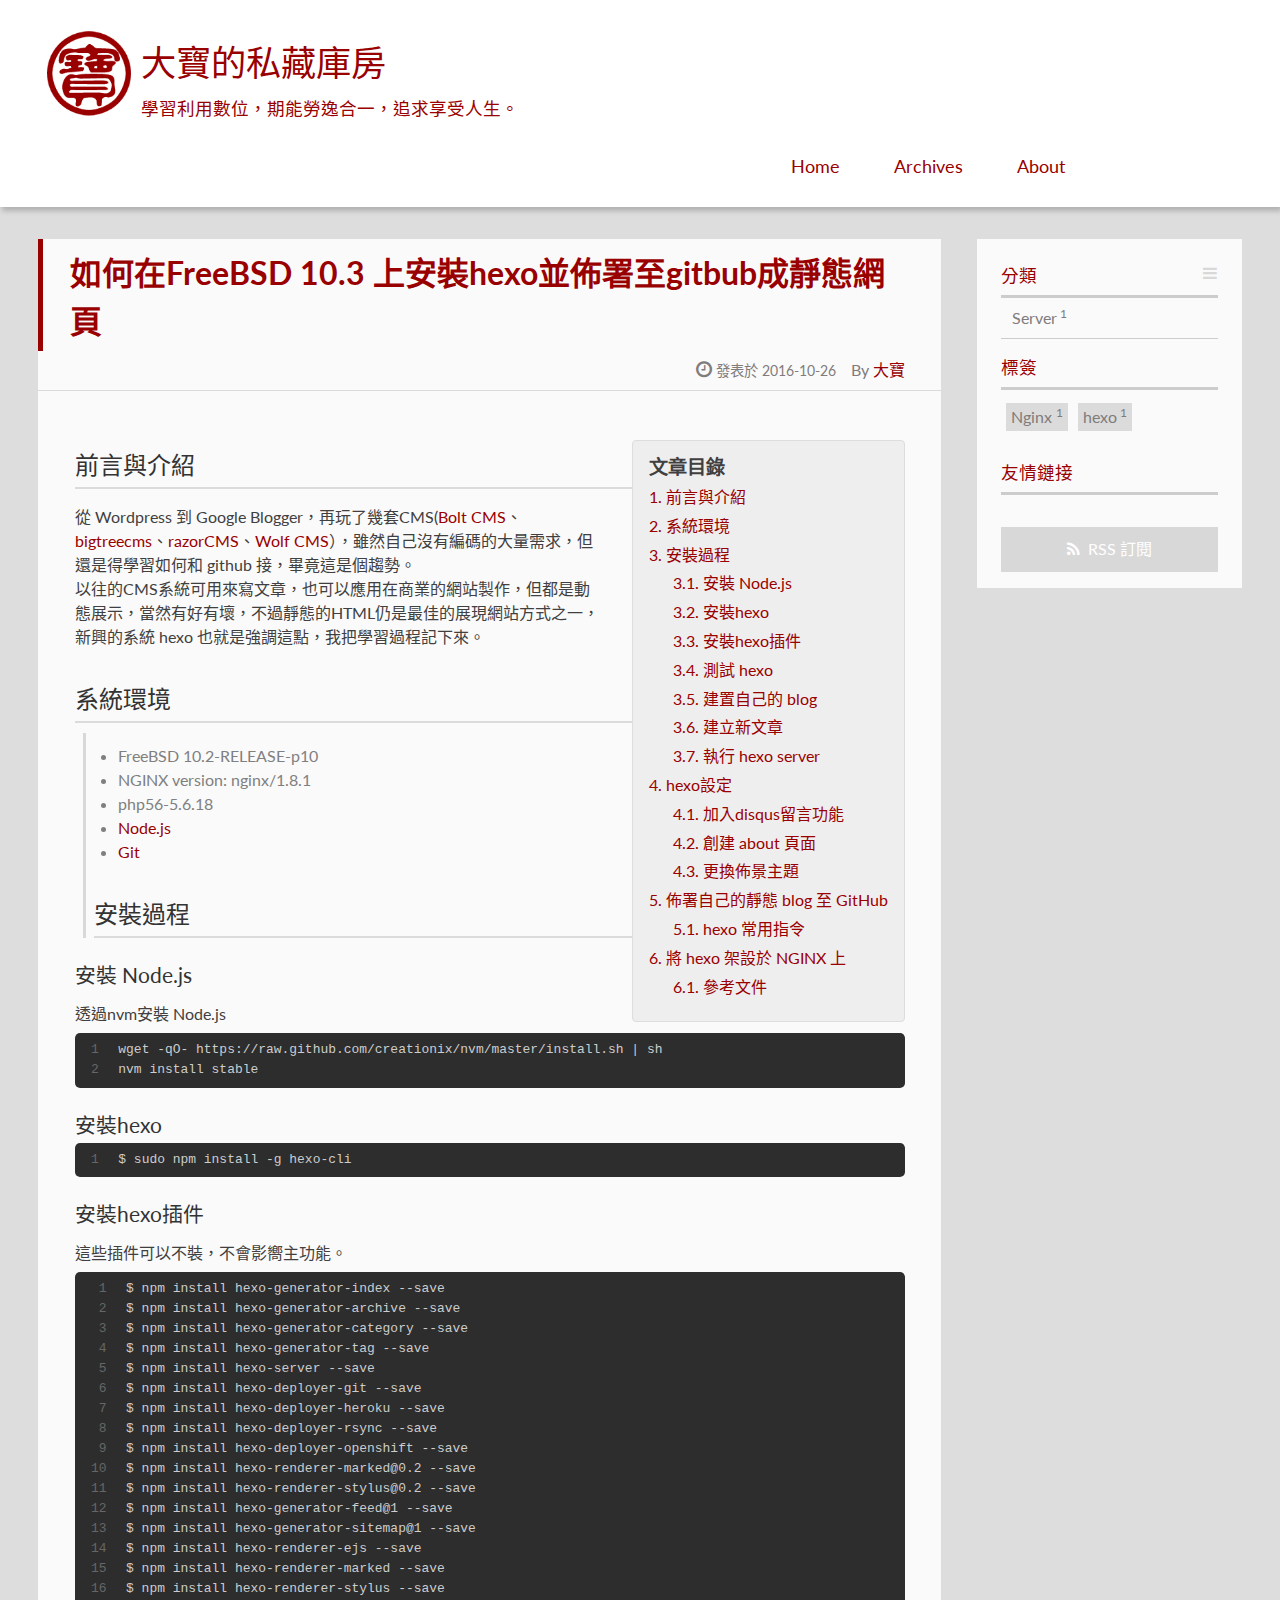
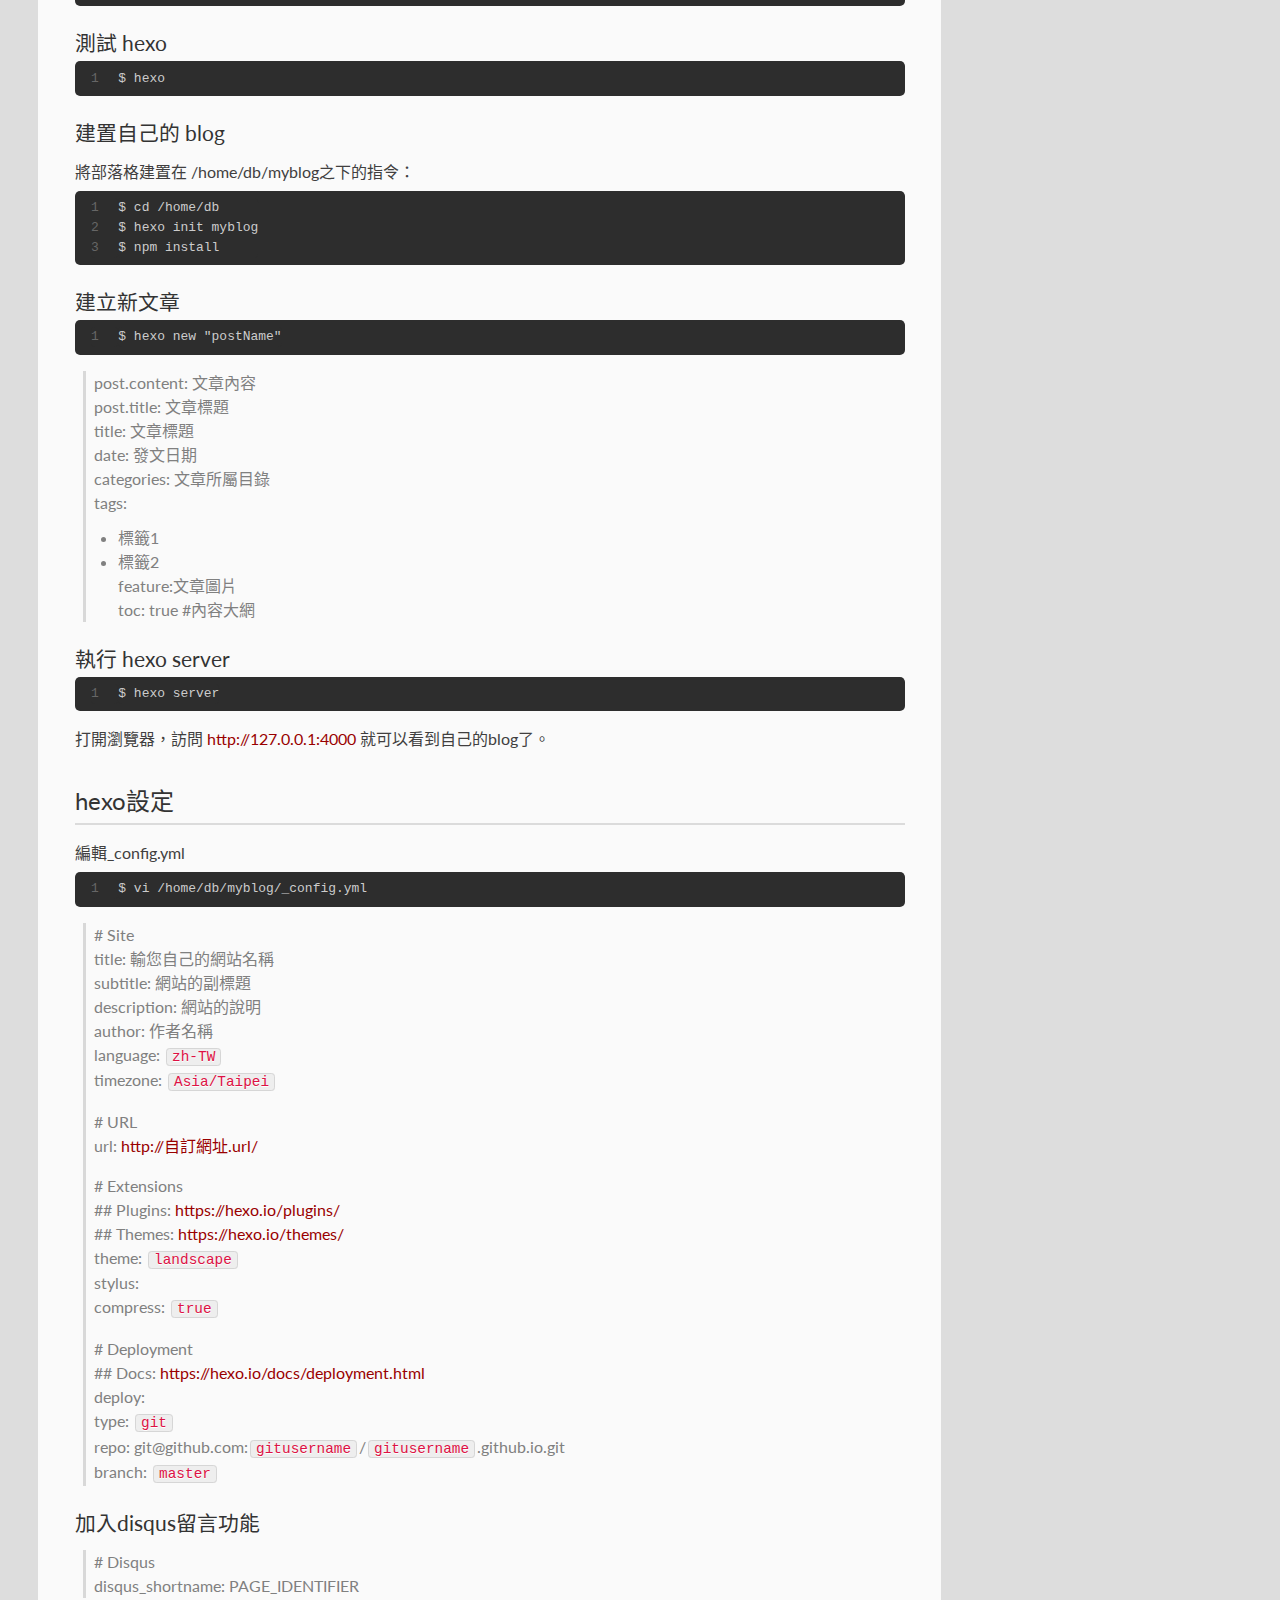
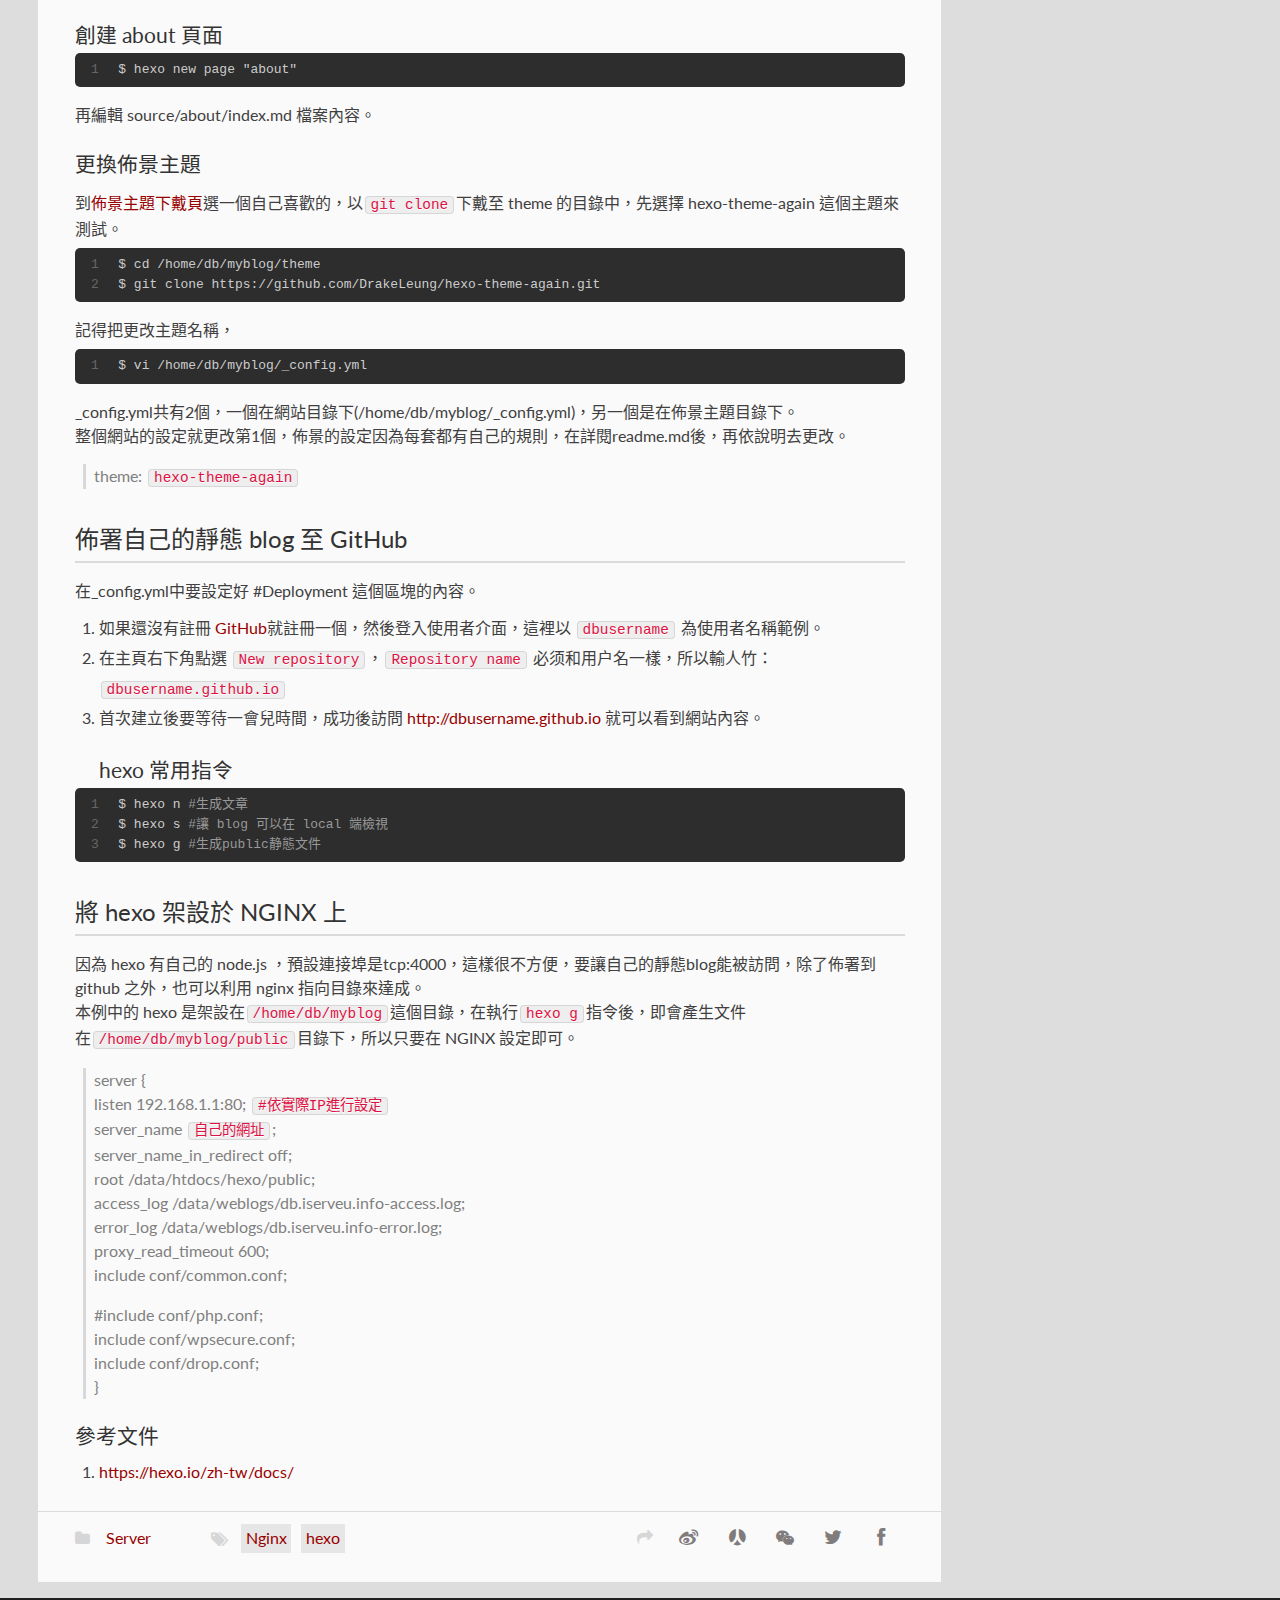
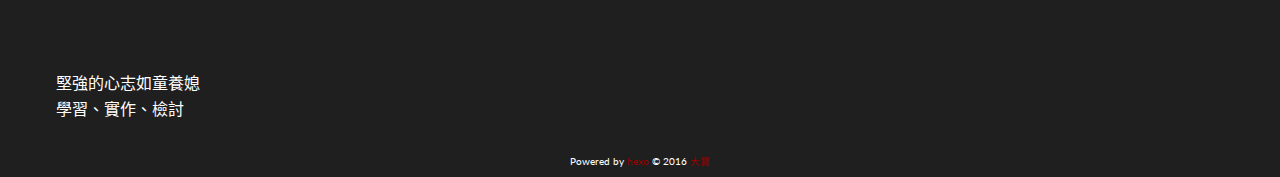
<file: 2016/10/26/how-to-install-hexo-to-github/index.html>
<!DOCTYPE HTML>
<html lang="zh-TW">
<head>
  <meta charset="UTF-8">
  
    <title>如何在FreeBSD 10.3 上安裝hexo並佈署至gitbub成靜態網頁 | 大寶的私藏庫房</title>
    <meta name="viewport" content="width=device-width, initial-scale=1,user-scalable=no">
    
    <meta name="author" content="大寶">
    

    
    <meta name="description" content="前言與介紹從 Wordpress 到 Google Blogger，再玩了幾套CMS(Bolt CMS、bigtreecms、razorCMS、Wolf CMS），雖然自己沒有編碼的大量需求，但還是得學習如何和 github 接，畢竟這是個趨勢。以往的CMS系統可用來寫文章，也可以應用在商業的網站製作，但都是動態展示，當然有好有壞，不過靜態的HTML仍是最佳的展現網站方式之一，新興的系統 hexo">
<meta property="og:type" content="article">
<meta property="og:title" content="如何在FreeBSD 10.3 上安裝hexo並佈署至gitbub成靜態網頁">
<meta property="og:url" content="http://db.iserveu.info/2016/10/26/how-to-install-hexo-to-github/index.html">
<meta property="og:site_name" content="大寶的私藏庫房">
<meta property="og:description" content="前言與介紹從 Wordpress 到 Google Blogger，再玩了幾套CMS(Bolt CMS、bigtreecms、razorCMS、Wolf CMS），雖然自己沒有編碼的大量需求，但還是得學習如何和 github 接，畢竟這是個趨勢。以往的CMS系統可用來寫文章，也可以應用在商業的網站製作，但都是動態展示，當然有好有壞，不過靜態的HTML仍是最佳的展現網站方式之一，新興的系統 hexo">
<meta property="og:updated_time" content="2016-10-25T21:13:36.000Z">
<meta name="twitter:card" content="summary">
<meta name="twitter:title" content="如何在FreeBSD 10.3 上安裝hexo並佈署至gitbub成靜態網頁">
<meta name="twitter:description" content="前言與介紹從 Wordpress 到 Google Blogger，再玩了幾套CMS(Bolt CMS、bigtreecms、razorCMS、Wolf CMS），雖然自己沒有編碼的大量需求，但還是得學習如何和 github 接，畢竟這是個趨勢。以往的CMS系統可用來寫文章，也可以應用在商業的網站製作，但都是動態展示，當然有好有壞，不過靜態的HTML仍是最佳的展現網站方式之一，新興的系統 hexo">

    
    <link rel="alternative" href="/atom.xml" title="大寶的私藏庫房" type="application/atom+xml">
    
    
    <link rel="icon" href="/img/favicon.png">
    
    
    <link rel="apple-touch-icon" href="/img/jacman.jpg">
    <link rel="apple-touch-icon-precomposed" href="/img/jacman.jpg">
    
    <link rel="stylesheet" href="//fonts.googleapis.com/css?family=Lato:300,300italic,400,400italic,700,700italic,900">
    <link rel="stylesheet" href="/css/style.css">
</head>

  <body>
    <header>
      
<div>
		
			<div id="imglogo">
				<a href="/"><img src="/img/twdb_logo.png" alt="大寶的私藏庫房" title="大寶的私藏庫房"/></a>
			</div>
			
			<div id="textlogo">
				<h1 class="site-name"><a href="/" title="大寶的私藏庫房">大寶的私藏庫房</a></h1>
				<h2 class="blog-motto">學習利用數位，期能勞逸合一，追求享受人生。</h2>
			</div>
			<div class="navbar"><a class="navbutton navmobile" href="#" title="菜單">
			</a></div>
			<nav class="animated">
				<ul>
					<ul>
					 
						<li><a href="/">Home</a></li>
					
						<li><a href="/archives">Archives</a></li>
					
						<li><a href="/about">About</a></li>
					
					<li>
 					
					<form class="search" action="//google.com/search" method="get" accept-charset="utf-8">
						<label>Search</label>
						<input type="search" id="search" name="q" autocomplete="off" maxlength="20" placeholder="搜索" />
						<input type="hidden" name="q" value="site:db.iserveu.info">
					</form>
					
					</li>
				</ul>
			</nav>			
</div>
    </header>
    <div id="container">
      <div id="main" class="post" itemscope itemprop="blogPost">
  
	<article itemprop="articleBody"> 
		<header class="article-info clearfix">
  <h1 itemprop="name">
    
      <a href="/2016/10/26/how-to-install-hexo-to-github/" title="如何在FreeBSD 10.3 上安裝hexo並佈署至gitbub成靜態網頁" itemprop="url">如何在FreeBSD 10.3 上安裝hexo並佈署至gitbub成靜態網頁</a>
  </h1>
  <p class="article-author">By
       
		<a href="/about" title="大寶" target="_blank" itemprop="author">大寶</a>
		
  <p class="article-time">
    <time datetime="2016-10-25T20:11:23.000Z" itemprop="datePublished"> 發表於 2016-10-26</time>
    
  </p>
</header>
	<div class="article-content">
		
		<div id="toc" class="toc-article">
			<strong class="toc-title">文章目錄</strong>
		
			<ol class="toc"><li class="toc-item toc-level-2"><a class="toc-link" href="#qian-yan-yu-jie-shao"><span class="toc-number">1.</span> <span class="toc-text">前言與介紹</span></a></li><li class="toc-item toc-level-2"><a class="toc-link" href="#xi-tong-huan-jing"><span class="toc-number">2.</span> <span class="toc-text">系統環境</span></a></li><li class="toc-item toc-level-2"><a class="toc-link" href="#an-zhuang-guo-cheng"><span class="toc-number">3.</span> <span class="toc-text">安裝過程</span></a><ol class="toc-child"><li class="toc-item toc-level-3"><a class="toc-link" href="#an-zhuang-node-js"><span class="toc-number">3.1.</span> <span class="toc-text">安裝 Node.js</span></a></li><li class="toc-item toc-level-3"><a class="toc-link" href="#an-zhuang-hexo"><span class="toc-number">3.2.</span> <span class="toc-text">安裝hexo</span></a></li><li class="toc-item toc-level-3"><a class="toc-link" href="#an-zhuang-hexo-cha-jian"><span class="toc-number">3.3.</span> <span class="toc-text">安裝hexo插件</span></a></li><li class="toc-item toc-level-3"><a class="toc-link" href="#ce-shi-hexo"><span class="toc-number">3.4.</span> <span class="toc-text">測試 hexo</span></a></li><li class="toc-item toc-level-3"><a class="toc-link" href="#jian-zhi-zi-ji-de-blog"><span class="toc-number">3.5.</span> <span class="toc-text">建置自己的 blog</span></a></li><li class="toc-item toc-level-3"><a class="toc-link" href="#jian-li-xin-wen-zhang"><span class="toc-number">3.6.</span> <span class="toc-text">建立新文章</span></a></li><li class="toc-item toc-level-3"><a class="toc-link" href="#zhi-xing-hexo-server"><span class="toc-number">3.7.</span> <span class="toc-text">執行 hexo server</span></a></li></ol></li><li class="toc-item toc-level-2"><a class="toc-link" href="#hexo-she-ding"><span class="toc-number">4.</span> <span class="toc-text">hexo設定</span></a><ol class="toc-child"><li class="toc-item toc-level-3"><a class="toc-link" href="#jia-ru-disqus-liu-yan-gong-neng"><span class="toc-number">4.1.</span> <span class="toc-text">加入disqus留言功能</span></a></li><li class="toc-item toc-level-3"><a class="toc-link" href="#chuang-jian-about-ye-mian"><span class="toc-number">4.2.</span> <span class="toc-text">創建 about 頁面</span></a></li><li class="toc-item toc-level-3"><a class="toc-link" href="#geng-huan-bu-jing-zhu-ti"><span class="toc-number">4.3.</span> <span class="toc-text">更換佈景主題</span></a></li></ol></li><li class="toc-item toc-level-2"><a class="toc-link" href="#bu-shu-zi-ji-de-jing-tai-blog-zhi-github"><span class="toc-number">5.</span> <span class="toc-text">佈署自己的靜態 blog 至 GitHub</span></a><ol class="toc-child"><li class="toc-item toc-level-3"><a class="toc-link" href="#hexo-chang-yong-zhi-ling"><span class="toc-number">5.1.</span> <span class="toc-text">hexo 常用指令</span></a></li></ol></li><li class="toc-item toc-level-2"><a class="toc-link" href="#jiang-hexo-jia-she-yu-nginx-shang"><span class="toc-number">6.</span> <span class="toc-text">將 hexo 架設於 NGINX 上</span></a><ol class="toc-child"><li class="toc-item toc-level-3"><a class="toc-link" href="#can-kao-wen-jian"><span class="toc-number">6.1.</span> <span class="toc-text">參考文件</span></a></li></ol></li></ol>
		
		</div>
		
		<h2 id="qian-yan-yu-jie-shao"><a href="#&#x524D;&#x8A00;&#x8207;&#x4ECB;&#x7D39;" class="headerlink" title="&#x524D;&#x8A00;&#x8207;&#x4ECB;&#x7D39;"></a>&#x524D;&#x8A00;&#x8207;&#x4ECB;&#x7D39;</h2><p>&#x5F9E; Wordpress &#x5230; Google Blogger&#xFF0C;&#x518D;&#x73A9;&#x4E86;&#x5E7E;&#x5957;CMS(<a href="https://bolt.cm/" target="_blank" rel="external">Bolt CMS</a>&#x3001;<a href="https://www.bigtreecms.org/" target="_blank" rel="external">bigtreecms</a>&#x3001;<a href="http://www.razorcms.co.uk/" target="_blank" rel="external">razorCMS</a>&#x3001;<a href="https://www.wolfcms.org/" target="_blank" rel="external">Wolf CMS</a>&#xFF09;&#xFF0C;&#x96D6;&#x7136;&#x81EA;&#x5DF1;&#x6C92;&#x6709;&#x7DE8;&#x78BC;&#x7684;&#x5927;&#x91CF;&#x9700;&#x6C42;&#xFF0C;&#x4F46;&#x9084;&#x662F;&#x5F97;&#x5B78;&#x7FD2;&#x5982;&#x4F55;&#x548C; github &#x63A5;&#xFF0C;&#x7562;&#x7ADF;&#x9019;&#x662F;&#x500B;&#x8DA8;&#x52E2;&#x3002;<br>&#x4EE5;&#x5F80;&#x7684;CMS&#x7CFB;&#x7D71;&#x53EF;&#x7528;&#x4F86;&#x5BEB;&#x6587;&#x7AE0;&#xFF0C;&#x4E5F;&#x53EF;&#x4EE5;&#x61C9;&#x7528;&#x5728;&#x5546;&#x696D;&#x7684;&#x7DB2;&#x7AD9;&#x88FD;&#x4F5C;&#xFF0C;&#x4F46;&#x90FD;&#x662F;&#x52D5;&#x614B;&#x5C55;&#x793A;&#xFF0C;&#x7576;&#x7136;&#x6709;&#x597D;&#x6709;&#x58DE;&#xFF0C;&#x4E0D;&#x904E;&#x975C;&#x614B;&#x7684;HTML&#x4ECD;&#x662F;&#x6700;&#x4F73;&#x7684;&#x5C55;&#x73FE;&#x7DB2;&#x7AD9;&#x65B9;&#x5F0F;&#x4E4B;&#x4E00;&#xFF0C;&#x65B0;&#x8208;&#x7684;&#x7CFB;&#x7D71; hexo &#x4E5F;&#x5C31;&#x662F;&#x5F37;&#x8ABF;&#x9019;&#x9EDE;&#xFF0C;&#x6211;&#x628A;&#x5B78;&#x7FD2;&#x904E;&#x7A0B;&#x8A18;&#x4E0B;&#x4F86;&#x3002;<br><a id="more"></a></p>
<h2 id="xi-tong-huan-jing"><a href="#&#x7CFB;&#x7D71;&#x74B0;&#x5883;" class="headerlink" title="&#x7CFB;&#x7D71;&#x74B0;&#x5883;"></a>&#x7CFB;&#x7D71;&#x74B0;&#x5883;</h2><blockquote>
<ul>
<li>FreeBSD 10.2-RELEASE-p10</li>
<li>NGINX version: nginx/1.8.1</li>
<li>php56-5.6.18</li>
<li><a href="http://nodejs.org/" target="_blank" rel="external">Node.js</a></li>
<li><a href="https://git-scm.com/" target="_blank" rel="external">Git</a></li>
</ul>
<h2 id="an-zhuang-guo-cheng"><a href="#&#x5B89;&#x88DD;&#x904E;&#x7A0B;" class="headerlink" title="&#x5B89;&#x88DD;&#x904E;&#x7A0B;"></a>&#x5B89;&#x88DD;&#x904E;&#x7A0B;</h2></blockquote>
<h3 id="an-zhuang-node-js"><a href="#&#x5B89;&#x88DD;-Node-js" class="headerlink" title="&#x5B89;&#x88DD; Node.js"></a>&#x5B89;&#x88DD; Node.js</h3><p>&#x900F;&#x904E;nvm&#x5B89;&#x88DD; Node.js<br><figure class="highlight bash"><table><tr><td class="gutter"><pre><div class="line">1</div><div class="line">2</div></pre></td><td class="code"><pre><div class="line">wget -qO- https://raw.github.com/creationix/nvm/master/install.sh | sh</div><div class="line">nvm install stable</div></pre></td></tr></table></figure></p>
<h3 id="an-zhuang-hexo"><a href="#&#x5B89;&#x88DD;hexo" class="headerlink" title="&#x5B89;&#x88DD;hexo"></a>&#x5B89;&#x88DD;hexo</h3><figure class="highlight plain"><table><tr><td class="gutter"><pre><div class="line">1</div></pre></td><td class="code"><pre><div class="line">$ sudo npm install -g hexo-cli</div></pre></td></tr></table></figure>
<h3 id="an-zhuang-hexo-cha-jian"><a href="#&#x5B89;&#x88DD;hexo&#x63D2;&#x4EF6;" class="headerlink" title="&#x5B89;&#x88DD;hexo&#x63D2;&#x4EF6;"></a>&#x5B89;&#x88DD;hexo&#x63D2;&#x4EF6;</h3><p>&#x9019;&#x4E9B;&#x63D2;&#x4EF6;&#x53EF;&#x4EE5;&#x4E0D;&#x88DD;&#xFF0C;&#x4E0D;&#x6703;&#x5F71;&#x56AE;&#x4E3B;&#x529F;&#x80FD;&#x3002;<br><figure class="highlight bash"><table><tr><td class="gutter"><pre><div class="line">1</div><div class="line">2</div><div class="line">3</div><div class="line">4</div><div class="line">5</div><div class="line">6</div><div class="line">7</div><div class="line">8</div><div class="line">9</div><div class="line">10</div><div class="line">11</div><div class="line">12</div><div class="line">13</div><div class="line">14</div><div class="line">15</div><div class="line">16</div></pre></td><td class="code"><pre><div class="line">$ npm install hexo-generator-index --save</div><div class="line">$ npm install hexo-generator-archive --save  </div><div class="line">$ npm install hexo-generator-category --save  </div><div class="line">$ npm install hexo-generator-tag --save  </div><div class="line">$ npm install hexo-server --save  </div><div class="line">$ npm install hexo-deployer-git --save  </div><div class="line">$ npm install hexo-deployer-heroku --save  </div><div class="line">$ npm install hexo-deployer-rsync --save  </div><div class="line">$ npm install hexo-deployer-openshift --save  </div><div class="line">$ npm install hexo-renderer-marked@0.2 --save  </div><div class="line">$ npm install hexo-renderer-stylus@0.2 --save  </div><div class="line">$ npm install hexo-generator-feed@1 --save  </div><div class="line">$ npm install hexo-generator-sitemap@1 --save</div><div class="line">$ npm install hexo-renderer-ejs --save </div><div class="line">$ npm install hexo-renderer-marked --save </div><div class="line">$ npm install hexo-renderer-stylus --save</div></pre></td></tr></table></figure></p>
<h3 id="ce-shi-hexo"><a href="#&#x6E2C;&#x8A66;-hexo" class="headerlink" title="&#x6E2C;&#x8A66; hexo"></a>&#x6E2C;&#x8A66; hexo</h3><figure class="highlight bash"><table><tr><td class="gutter"><pre><div class="line">1</div></pre></td><td class="code"><pre><div class="line">$ hexo</div></pre></td></tr></table></figure>
<h3 id="jian-zhi-zi-ji-de-blog"><a href="#&#x5EFA;&#x7F6E;&#x81EA;&#x5DF1;&#x7684;-blog" class="headerlink" title="&#x5EFA;&#x7F6E;&#x81EA;&#x5DF1;&#x7684; blog"></a>&#x5EFA;&#x7F6E;&#x81EA;&#x5DF1;&#x7684; blog</h3><p>&#x5C07;&#x90E8;&#x843D;&#x683C;&#x5EFA;&#x7F6E;&#x5728; /home/db/myblog&#x4E4B;&#x4E0B;&#x7684;&#x6307;&#x4EE4;&#xFF1A;<br><figure class="highlight plain"><table><tr><td class="gutter"><pre><div class="line">1</div><div class="line">2</div><div class="line">3</div></pre></td><td class="code"><pre><div class="line">$ cd /home/db</div><div class="line">$ hexo init myblog</div><div class="line">$ npm install</div></pre></td></tr></table></figure></p>
<h3 id="jian-li-xin-wen-zhang"><a href="#&#x5EFA;&#x7ACB;&#x65B0;&#x6587;&#x7AE0;" class="headerlink" title="&#x5EFA;&#x7ACB;&#x65B0;&#x6587;&#x7AE0;"></a>&#x5EFA;&#x7ACB;&#x65B0;&#x6587;&#x7AE0;</h3><figure class="highlight plain"><table><tr><td class="gutter"><pre><div class="line">1</div></pre></td><td class="code"><pre><div class="line">$ hexo new &quot;postName&quot;</div></pre></td></tr></table></figure>
<blockquote>
<p>post.content: &#x6587;&#x7AE0;&#x5167;&#x5BB9;<br>post.title: &#x6587;&#x7AE0;&#x6A19;&#x984C;<br>title: &#x6587;&#x7AE0;&#x6A19;&#x984C;<br>date: &#x767C;&#x6587;&#x65E5;&#x671F;<br>categories: &#x6587;&#x7AE0;&#x6240;&#x5C6C;&#x76EE;&#x9304;<br>tags:</p>
<ul>
<li>&#x6A19;&#x7C64;1</li>
<li>&#x6A19;&#x7C64;2<br>feature:&#x6587;&#x7AE0;&#x5716;&#x7247;<br>toc: true #&#x5167;&#x5BB9;&#x5927;&#x7DB2;</li>
</ul>
</blockquote>
<h3 id="zhi-xing-hexo-server"><a href="#&#x57F7;&#x884C;-hexo-server" class="headerlink" title="&#x57F7;&#x884C; hexo server"></a>&#x57F7;&#x884C; hexo server</h3><figure class="highlight bash"><table><tr><td class="gutter"><pre><div class="line">1</div></pre></td><td class="code"><pre><div class="line">$ hexo server</div></pre></td></tr></table></figure>
<p>&#x6253;&#x958B;&#x700F;&#x89BD;&#x5668;&#xFF0C;&#x8A2A;&#x554F; <a href="http://127.0.0.1:4000" target="_blank" rel="external">http://127.0.0.1:4000</a> &#x5C31;&#x53EF;&#x4EE5;&#x770B;&#x5230;&#x81EA;&#x5DF1;&#x7684;blog&#x4E86;&#x3002;</p>
<h2 id="hexo-she-ding"><a href="#hexo&#x8A2D;&#x5B9A;" class="headerlink" title="hexo&#x8A2D;&#x5B9A;"></a>hexo&#x8A2D;&#x5B9A;</h2><p>&#x7DE8;&#x8F2F;_config.yml</p>
<figure class="highlight bash"><table><tr><td class="gutter"><pre><div class="line">1</div></pre></td><td class="code"><pre><div class="line">$ vi /home/db/myblog/_config.yml</div></pre></td></tr></table></figure>
<blockquote>
<p># Site<br>title: &#x8F38;&#x60A8;&#x81EA;&#x5DF1;&#x7684;&#x7DB2;&#x7AD9;&#x540D;&#x7A31;<br>subtitle: &#x7DB2;&#x7AD9;&#x7684;&#x526F;&#x6A19;&#x984C;<br>description: &#x7DB2;&#x7AD9;&#x7684;&#x8AAA;&#x660E;<br>author: &#x4F5C;&#x8005;&#x540D;&#x7A31;<br>language: <code>zh-TW</code><br>timezone: <code>Asia/Taipei</code></p>
<p># URL<br>url: <a href="http://&#x81EA;&#x8A02;&#x7DB2;&#x5740;.url/" target="_blank" rel="external">http://&#x81EA;&#x8A02;&#x7DB2;&#x5740;.url/</a></p>
<p># Extensions<br>## Plugins: <a href="https://hexo.io/plugins/" target="_blank" rel="external">https://hexo.io/plugins/</a><br>## Themes: <a href="https://hexo.io/themes/" target="_blank" rel="external">https://hexo.io/themes/</a><br>theme: <code>landscape</code><br>stylus:<br> compress: <code>true</code>  </p>
<p># Deployment<br>## Docs: <a href="https://hexo.io/docs/deployment.html" target="_blank" rel="external">https://hexo.io/docs/deployment.html</a><br>deploy:<br>  type: <code>git</code><br>  repo: git@github.com:<code>gitusername</code>/<code>gitusername</code>.github.io.git<br>  branch: <code>master</code>  </p>
</blockquote>
<h3 id="jia-ru-disqus-liu-yan-gong-neng"><a href="#&#x52A0;&#x5165;disqus&#x7559;&#x8A00;&#x529F;&#x80FD;" class="headerlink" title="&#x52A0;&#x5165;disqus&#x7559;&#x8A00;&#x529F;&#x80FD;"></a>&#x52A0;&#x5165;disqus&#x7559;&#x8A00;&#x529F;&#x80FD;</h3><blockquote>
<p># Disqus<br>disqus_shortname: PAGE_IDENTIFIER</p>
</blockquote>
<h3 id="chuang-jian-about-ye-mian"><a href="#&#x5275;&#x5EFA;-about-&#x9801;&#x9762;" class="headerlink" title="&#x5275;&#x5EFA; about &#x9801;&#x9762;"></a>&#x5275;&#x5EFA; about &#x9801;&#x9762;</h3><figure class="highlight plain"><table><tr><td class="gutter"><pre><div class="line">1</div></pre></td><td class="code"><pre><div class="line">$ hexo new page &quot;about&quot;</div></pre></td></tr></table></figure>
<p>&#x518D;&#x7DE8;&#x8F2F; source/about/index.md &#x6A94;&#x6848;&#x5167;&#x5BB9;&#x3002;</p>
<h3 id="geng-huan-bu-jing-zhu-ti"><a href="#&#x66F4;&#x63DB;&#x4F48;&#x666F;&#x4E3B;&#x984C;" class="headerlink" title="&#x66F4;&#x63DB;&#x4F48;&#x666F;&#x4E3B;&#x984C;"></a>&#x66F4;&#x63DB;&#x4F48;&#x666F;&#x4E3B;&#x984C;</h3><p>&#x5230;<a href="https://hexo.io/themes/" target="_blank" rel="external">&#x4F48;&#x666F;&#x4E3B;&#x984C;&#x4E0B;&#x6234;&#x9801;</a>&#x9078;&#x4E00;&#x500B;&#x81EA;&#x5DF1;&#x559C;&#x6B61;&#x7684;&#xFF0C;&#x4EE5;<code>git clone</code>&#x4E0B;&#x6234;&#x81F3; theme &#x7684;&#x76EE;&#x9304;&#x4E2D;&#xFF0C;&#x5148;&#x9078;&#x64C7; hexo-theme-again &#x9019;&#x500B;&#x4E3B;&#x984C;&#x4F86;&#x6E2C;&#x8A66;&#x3002;<br><figure class="highlight plain"><table><tr><td class="gutter"><pre><div class="line">1</div><div class="line">2</div></pre></td><td class="code"><pre><div class="line">$ cd /home/db/myblog/theme</div><div class="line">$ git clone https://github.com/DrakeLeung/hexo-theme-again.git</div></pre></td></tr></table></figure></p>
<p>&#x8A18;&#x5F97;&#x628A;&#x66F4;&#x6539;&#x4E3B;&#x984C;&#x540D;&#x7A31;&#xFF0C;<br><figure class="highlight plain"><table><tr><td class="gutter"><pre><div class="line">1</div></pre></td><td class="code"><pre><div class="line">$ vi /home/db/myblog/_config.yml</div></pre></td></tr></table></figure></p>
<p>_config.yml&#x5171;&#x6709;2&#x500B;&#xFF0C;&#x4E00;&#x500B;&#x5728;&#x7DB2;&#x7AD9;&#x76EE;&#x9304;&#x4E0B;(/home/db/myblog/_config.yml)&#xFF0C;&#x53E6;&#x4E00;&#x500B;&#x662F;&#x5728;&#x4F48;&#x666F;&#x4E3B;&#x984C;&#x76EE;&#x9304;&#x4E0B;&#x3002;<br>&#x6574;&#x500B;&#x7DB2;&#x7AD9;&#x7684;&#x8A2D;&#x5B9A;&#x5C31;&#x66F4;&#x6539;&#x7B2C;1&#x500B;&#xFF0C;&#x4F48;&#x666F;&#x7684;&#x8A2D;&#x5B9A;&#x56E0;&#x70BA;&#x6BCF;&#x5957;&#x90FD;&#x6709;&#x81EA;&#x5DF1;&#x7684;&#x898F;&#x5247;&#xFF0C;&#x5728;&#x8A73;&#x95B1;readme.md&#x5F8C;&#xFF0C;&#x518D;&#x4F9D;&#x8AAA;&#x660E;&#x53BB;&#x66F4;&#x6539;&#x3002;</p>
<blockquote>
<p>theme: <code>hexo-theme-again</code></p>
</blockquote>
<h2 id="bu-shu-zi-ji-de-jing-tai-blog-zhi-github"><a href="#&#x4F48;&#x7F72;&#x81EA;&#x5DF1;&#x7684;&#x975C;&#x614B;-blog-&#x81F3;-GitHub" class="headerlink" title="&#x4F48;&#x7F72;&#x81EA;&#x5DF1;&#x7684;&#x975C;&#x614B; blog &#x81F3; GitHub"></a>&#x4F48;&#x7F72;&#x81EA;&#x5DF1;&#x7684;&#x975C;&#x614B; blog &#x81F3; GitHub</h2><p>&#x5728;_config.yml&#x4E2D;&#x8981;&#x8A2D;&#x5B9A;&#x597D; #Deployment &#x9019;&#x500B;&#x5340;&#x584A;&#x7684;&#x5167;&#x5BB9;&#x3002;</p>
<ol>
<li>&#x5982;&#x679C;&#x9084;&#x6C92;&#x6709;&#x8A3B;&#x518A; <a href="https://github.com/" target="_blank" rel="external">GitHub</a>&#x5C31;&#x8A3B;&#x518A;&#x4E00;&#x500B;&#xFF0C;&#x7136;&#x5F8C;&#x767B;&#x5165;&#x4F7F;&#x7528;&#x8005;&#x4ECB;&#x9762;&#xFF0C;&#x9019;&#x88E1;&#x4EE5; <code>dbusername</code> &#x70BA;&#x4F7F;&#x7528;&#x8005;&#x540D;&#x7A31;&#x7BC4;&#x4F8B;&#x3002;  </li>
<li>&#x5728;&#x4E3B;&#x9801;&#x53F3;&#x4E0B;&#x89D2;&#x9EDE;&#x9078; <code>New repository</code>&#xFF0C;<code>Repository name</code> &#x5FC5;&#x987B;&#x548C;&#x7528;&#x6237;&#x540D;&#x4E00;&#x6A23;&#xFF0C;&#x6240;&#x4EE5;&#x8F38;&#x4EBA;&#x7AF9;&#xFF1A;<code>dbusername.github.io</code>  </li>
<li>&#x9996;&#x6B21;&#x5EFA;&#x7ACB;&#x5F8C;&#x8981;&#x7B49;&#x5F85;&#x4E00;&#x6703;&#x5152;&#x6642;&#x9593;&#xFF0C;&#x6210;&#x529F;&#x5F8C;&#x8A2A;&#x554F; <a href="http://dbusername.github.io" target="_blank" rel="external">http://dbusername.github.io</a> &#x5C31;&#x53EF;&#x4EE5;&#x770B;&#x5230;&#x7DB2;&#x7AD9;&#x5167;&#x5BB9;&#x3002;<h3 id="hexo-chang-yong-zhi-ling"><a href="#hexo-&#x5E38;&#x7528;&#x6307;&#x4EE4;" class="headerlink" title="hexo &#x5E38;&#x7528;&#x6307;&#x4EE4;"></a>hexo &#x5E38;&#x7528;&#x6307;&#x4EE4;</h3></li>
</ol>
<figure class="highlight bash"><table><tr><td class="gutter"><pre><div class="line">1</div><div class="line">2</div><div class="line">3</div></pre></td><td class="code"><pre><div class="line">$ hexo n <span class="comment">#&#x751F;&#x6210;&#x6587;&#x7AE0;  </span></div><div class="line">$ hexo s <span class="comment">#&#x8B93; blog &#x53EF;&#x4EE5;&#x5728; local &#x7AEF;&#x6AA2;&#x8996;</span></div><div class="line">$ hexo g <span class="comment">#&#x751F;&#x6210;public&#x9759;&#x614B;&#x6587;&#x4EF6;</span></div></pre></td></tr></table></figure>
<h2 id="jiang-hexo-jia-she-yu-nginx-shang"><a href="#&#x5C07;-hexo-&#x67B6;&#x8A2D;&#x65BC;-NGINX-&#x4E0A;" class="headerlink" title="&#x5C07; hexo &#x67B6;&#x8A2D;&#x65BC; NGINX &#x4E0A;"></a>&#x5C07; hexo &#x67B6;&#x8A2D;&#x65BC; NGINX &#x4E0A;</h2><p>&#x56E0;&#x70BA; hexo &#x6709;&#x81EA;&#x5DF1;&#x7684; node.js &#xFF0C;&#x9810;&#x8A2D;&#x9023;&#x63A5;&#x57E0;&#x662F;tcp:4000&#xFF0C;&#x9019;&#x6A23;&#x5F88;&#x4E0D;&#x65B9;&#x4FBF;&#xFF0C;&#x8981;&#x8B93;&#x81EA;&#x5DF1;&#x7684;&#x975C;&#x614B;blog&#x80FD;&#x88AB;&#x8A2A;&#x554F;&#xFF0C;&#x9664;&#x4E86;&#x4F48;&#x7F72;&#x5230; github &#x4E4B;&#x5916;&#xFF0C;&#x4E5F;&#x53EF;&#x4EE5;&#x5229;&#x7528; nginx &#x6307;&#x5411;&#x76EE;&#x9304;&#x4F86;&#x9054;&#x6210;&#x3002;<br>&#x672C;&#x4F8B;&#x4E2D;&#x7684; hexo &#x662F;&#x67B6;&#x8A2D;&#x5728;<code>/home/db/myblog</code>&#x9019;&#x500B;&#x76EE;&#x9304;&#xFF0C;&#x5728;&#x57F7;&#x884C;<code>hexo g</code>&#x6307;&#x4EE4;&#x5F8C;&#xFF0C;&#x5373;&#x6703;&#x7522;&#x751F;&#x6587;&#x4EF6;&#x5728;<code>/home/db/myblog/public</code>&#x76EE;&#x9304;&#x4E0B;&#xFF0C;&#x6240;&#x4EE5;&#x53EA;&#x8981;&#x5728; NGINX &#x8A2D;&#x5B9A;&#x5373;&#x53EF;&#x3002;</p>
<blockquote>
<p>server {<br>  listen 192.168.1.1:80; <code>#&#x4F9D;&#x5BE6;&#x969B;IP&#x9032;&#x884C;&#x8A2D;&#x5B9A;</code><br>  server_name <code>&#x81EA;&#x5DF1;&#x7684;&#x7DB2;&#x5740;</code>;<br>  server_name_in_redirect off;<br>  root /data/htdocs/hexo/public;<br>  access_log   /data/weblogs/db.iserveu.info-access.log;<br>  error_log    /data/weblogs/db.iserveu.info-error.log;<br>    proxy_read_timeout 600;<br>  include conf/common.conf;</p>
<p>  #include conf/php.conf;<br>  include conf/wpsecure.conf;<br>  include conf/drop.conf;<br>}</p>
</blockquote>
<h3 id="can-kao-wen-jian"><a href="#&#x53C3;&#x8003;&#x6587;&#x4EF6;" class="headerlink" title="&#x53C3;&#x8003;&#x6587;&#x4EF6;"></a>&#x53C3;&#x8003;&#x6587;&#x4EF6;</h3><ol>
<li><a href="https://hexo.io/zh-tw/docs/" target="_blank" rel="external">https://hexo.io/zh-tw/docs/</a></li>
</ol>
  
	</div>
		<footer class="article-footer clearfix">
<div class="article-catetags">

<div class="article-categories">
  <span></span>
  <a class="article-category-link" href="/categories/Server/">Server</a>
</div>


  <div class="article-tags">
  
  <span></span> <a href="/tags/Nginx/">Nginx</a><a href="/tags/hexo/">hexo</a>
  </div>

</div>



	<div class="article-share" id="share">
	
	  <div data-url="http://db.iserveu.info/2016/10/26/how-to-install-hexo-to-github/" data-title="如何在FreeBSD 10.3 上安裝hexo並佈署至gitbub成靜態網頁 | 大寶的私藏庫房" data-tsina="null" class="share clearfix">
	  </div>
	
	</div>


</footer>

   	       
	</article>
	
	

<section id="comments" class="comment">
  <div id="disqus_thread">
    <noscript>Please enable JavaScript to view the <a href="//disqus.com/?ref_noscript">comments powered by Disqus.</a></noscript>
  </div>
</section>

</div>  
      <div class="openaside"><a class="navbutton" href="#" title="顯示側邊欄"></a></div>

  <div id="toc" class="toc-aside">
  <strong class="toc-title">文章目錄</strong>
 
 <ol class="toc"><li class="toc-item toc-level-2"><a class="toc-link" href="#qian-yan-yu-jie-shao"><span class="toc-number">1.</span> <span class="toc-text">前言與介紹</span></a></li><li class="toc-item toc-level-2"><a class="toc-link" href="#xi-tong-huan-jing"><span class="toc-number">2.</span> <span class="toc-text">系統環境</span></a></li><li class="toc-item toc-level-2"><a class="toc-link" href="#an-zhuang-guo-cheng"><span class="toc-number">3.</span> <span class="toc-text">安裝過程</span></a><ol class="toc-child"><li class="toc-item toc-level-3"><a class="toc-link" href="#an-zhuang-node-js"><span class="toc-number">3.1.</span> <span class="toc-text">安裝 Node.js</span></a></li><li class="toc-item toc-level-3"><a class="toc-link" href="#an-zhuang-hexo"><span class="toc-number">3.2.</span> <span class="toc-text">安裝hexo</span></a></li><li class="toc-item toc-level-3"><a class="toc-link" href="#an-zhuang-hexo-cha-jian"><span class="toc-number">3.3.</span> <span class="toc-text">安裝hexo插件</span></a></li><li class="toc-item toc-level-3"><a class="toc-link" href="#ce-shi-hexo"><span class="toc-number">3.4.</span> <span class="toc-text">測試 hexo</span></a></li><li class="toc-item toc-level-3"><a class="toc-link" href="#jian-zhi-zi-ji-de-blog"><span class="toc-number">3.5.</span> <span class="toc-text">建置自己的 blog</span></a></li><li class="toc-item toc-level-3"><a class="toc-link" href="#jian-li-xin-wen-zhang"><span class="toc-number">3.6.</span> <span class="toc-text">建立新文章</span></a></li><li class="toc-item toc-level-3"><a class="toc-link" href="#zhi-xing-hexo-server"><span class="toc-number">3.7.</span> <span class="toc-text">執行 hexo server</span></a></li></ol></li><li class="toc-item toc-level-2"><a class="toc-link" href="#hexo-she-ding"><span class="toc-number">4.</span> <span class="toc-text">hexo設定</span></a><ol class="toc-child"><li class="toc-item toc-level-3"><a class="toc-link" href="#jia-ru-disqus-liu-yan-gong-neng"><span class="toc-number">4.1.</span> <span class="toc-text">加入disqus留言功能</span></a></li><li class="toc-item toc-level-3"><a class="toc-link" href="#chuang-jian-about-ye-mian"><span class="toc-number">4.2.</span> <span class="toc-text">創建 about 頁面</span></a></li><li class="toc-item toc-level-3"><a class="toc-link" href="#geng-huan-bu-jing-zhu-ti"><span class="toc-number">4.3.</span> <span class="toc-text">更換佈景主題</span></a></li></ol></li><li class="toc-item toc-level-2"><a class="toc-link" href="#bu-shu-zi-ji-de-jing-tai-blog-zhi-github"><span class="toc-number">5.</span> <span class="toc-text">佈署自己的靜態 blog 至 GitHub</span></a><ol class="toc-child"><li class="toc-item toc-level-3"><a class="toc-link" href="#hexo-chang-yong-zhi-ling"><span class="toc-number">5.1.</span> <span class="toc-text">hexo 常用指令</span></a></li></ol></li><li class="toc-item toc-level-2"><a class="toc-link" href="#jiang-hexo-jia-she-yu-nginx-shang"><span class="toc-number">6.</span> <span class="toc-text">將 hexo 架設於 NGINX 上</span></a><ol class="toc-child"><li class="toc-item toc-level-3"><a class="toc-link" href="#can-kao-wen-jian"><span class="toc-number">6.1.</span> <span class="toc-text">參考文件</span></a></li></ol></li></ol>
 
  </div>

<div id="asidepart">
<div class="closeaside"><a class="closebutton" href="#" title="隱藏側邊欄"></a></div>
<aside class="clearfix">

  


  
<div class="categorieslist">
	<p class="asidetitle">分類</p>
		<ul>
		
		  
			<li><a href="/categories/Server/" title="Server">Server<sup>1</sup></a></li>
		  
		
		</ul>
</div>


  
<div class="tagslist">
	<p class="asidetitle">標簽</p>
		<ul class="clearfix">
		
			
				<li><a href="/tags/Nginx/" title="Nginx">Nginx<sup>1</sup></a></li>
			
		
			
				<li><a href="/tags/hexo/" title="hexo">hexo<sup>1</sup></a></li>
			
		
		</ul>
</div>


  <div class="linkslist">
  <p class="asidetitle">友情鏈接</p>
    <ul>
        
    </ul>
</div>

  <div class="rsspart">
	<a href="/atom.xml" target="_blank" title="rss">RSS 訂閱</a>
</div>

</aside>
</div>
    </div>
    <footer><div id="footer" >
	
	<div class="line2">
		<span></span>
		<div class="author3"></div>
	</div>
	
	
	<section class="info">
		<p> 堅強的心志如童養媳 <br/>
			學習、實作、檢討</p>
	</section>
	 
	<div class="social-font" class="clearfix">
		
		
		
		
		
		
		
		
		
		
	</div>
			
		

		<p class="copyright">
		Powered by <a href="http://hexo.io" target="_blank" title="hexo">hexo</a> © 2016 
		
		<a href="/about" target="_blank" title="大寶">大寶</a>
		
		
		</p>
</div>
</footer>
    <script src="/js/jquery-2.0.3.min.js"></script>
<script src="/js/jquery.imagesloaded.min.js"></script>
<script src="/js/gallery.js"></script>
<script src="/js/jquery.qrcode-0.12.0.min.js"></script>

<script type="text/javascript">
$(document).ready(function(){ 
  $('.navbar').click(function(){
    $('header nav').toggleClass('shownav');
  });
  var myWidth = 0;
  function getSize(){
    if( typeof( window.innerWidth ) == 'number' ) {
      myWidth = window.innerWidth;
    } else if( document.documentElement && document.documentElement.clientWidth) {
      myWidth = document.documentElement.clientWidth;
    };
  };
  var m = $('#main'),
      a = $('#asidepart'),
      c = $('.closeaside'),
      o = $('.openaside');
  c.click(function(){
    a.addClass('fadeOut').css('display', 'none');
    o.css('display', 'block').addClass('fadeIn');
    m.addClass('moveMain');
  });
  o.click(function(){
    o.css('display', 'none').removeClass('beforeFadeIn');
    a.css('display', 'block').removeClass('fadeOut').addClass('fadeIn');      
    m.removeClass('moveMain');
  });
  $(window).scroll(function(){
    o.css("top",Math.max(80,260-$(this).scrollTop()));
  });
  
  $(window).resize(function(){
    getSize(); 
    if (myWidth >= 1024) {
      $('header nav').removeClass('shownav');
    }else{
      m.removeClass('moveMain');
      a.css('display', 'block').removeClass('fadeOut');
      o.css('display', 'none');
      
      $('#toc.toc-aside').css('display', 'none');
        
    }
  });
});
</script>

<script type="text/javascript">
$(document).ready(function(){ 
  var ai = $('.article-content>iframe'),
      ae = $('.article-content>embed'),
      t  = $('#toc'),
      ta = $('#toc.toc-aside'),
      o  = $('.openaside'),
      c  = $('.closeaside');
  if(ai.length>0){
    ai.wrap('<div class="video-container" />');
  };
  if(ae.length>0){
   ae.wrap('<div class="video-container" />');
  };
  c.click(function(){
    ta.css('display', 'block').addClass('fadeIn');
  });
  o.click(function(){
    ta.css('display', 'none');
  });
  $(window).scroll(function(){
    ta.css("top",Math.max(140,320-$(this).scrollTop()));
  });
});
</script>


<script type="text/javascript">
$(document).ready(function(){ 
  var $this = $('.share'),
      url = $this.attr('data-url'),
      encodedUrl = encodeURIComponent(url),
      title = $this.attr('data-title'),
      tsina = $this.attr('data-tsina'),
      description = $this.attr('description');
  var html = [
  '<div class="hoverqrcode clearfix"></div>',
  '<a class="overlay" id="qrcode"></a>',
  '<a href="https://www.facebook.com/sharer.php?u=' + encodedUrl + '" class="article-share-facebook" target="_blank" title="Facebook"></a>',
  '<a href="https://twitter.com/intent/tweet?url=' + encodedUrl + '" class="article-share-twitter" target="_blank" title="Twitter"></a>',
  '<a href="#qrcode" class="article-share-qrcode" title="微信"></a>',
  '<a href="http://widget.renren.com/dialog/share?resourceUrl=' + encodedUrl + '&srcUrl=' + encodedUrl + '&title=' + title +'" class="article-share-renren" target="_blank" title="人人"></a>',
  '<a href="http://service.weibo.com/share/share.php?title='+title+'&url='+encodedUrl +'&ralateUid='+ tsina +'&searchPic=true&style=number' +'" class="article-share-weibo" target="_blank" title="微博"></a>',
  '<span title="Share to"></span>'
  ].join('');
  $this.append(html);

  $('.hoverqrcode').hide();

  var myWidth = 0;
  function updatehoverqrcode(){
    if( typeof( window.innerWidth ) == 'number' ) {
      myWidth = window.innerWidth;
    } else if( document.documentElement && document.documentElement.clientWidth) {
      myWidth = document.documentElement.clientWidth;
    };
    var qrsize = myWidth > 1024 ? 200:100;
    var options = {render: 'image', size: qrsize, fill: '#2ca6cb', text: url, radius: 0.5, quiet: 1};
    var p = $('.article-share-qrcode').position();
    $('.hoverqrcode').empty().css('width', qrsize).css('height', qrsize)
                          .css('left', p.left-qrsize/2+20).css('top', p.top-qrsize-10)
                          .qrcode(options);
  };
  $(window).resize(function(){
    $('.hoverqrcode').hide();
  });
  $('.article-share-qrcode').click(function(){
    updatehoverqrcode();
    $('.hoverqrcode').toggle();
  });
  $('.article-share-qrcode').hover(function(){}, function(){
      $('.hoverqrcode').hide();
  });
});   
</script>




<div id="disqus_thread"></div>
<script>
var disqus_config = function () {
this.page.url = PAGE_URL;
this.page.identifier = dbiservuinfo; 
};
(function() {
var d = document, s = d.createElement('script');
s.src = '//dbiserveu.disqus.com/embed.js';
s.setAttribute('data-timestamp', +new Date());
(d.head || d.body).appendChild(s);
})();
</script>






<link rel="stylesheet" href="/fancybox/jquery.fancybox.css" media="screen" type="text/css">
<script src="/fancybox/jquery.fancybox.pack.js"></script>
<script type="text/javascript">
$(document).ready(function(){ 
  $('.article-content').each(function(i){
    $(this).find('img').each(function(){
      if ($(this).parent().hasClass('fancybox')) return;
      var alt = this.alt;
      if (alt) $(this).after('<span class="caption">' + alt + '</span>');
      $(this).wrap('<a href="' + this.src + '" title="' + alt + '" class="fancybox"></a>');
    });
    $(this).find('.fancybox').each(function(){
      $(this).attr('rel', 'article' + i);
    });
  });
  if($.fancybox){
    $('.fancybox').fancybox();
  }
}); 
</script>



<!-- Analytics Begin -->





<!-- Analytics End -->

<!-- Totop Begin -->

	<div id="totop">
	<a title="返回頂部"><img src="/img/scrollup.png"/></a>
	</div>
	<script src="/js/totop.js"></script>

<!-- Totop End -->

<!-- MathJax Begin -->
<!-- mathjax config similar to math.stackexchange -->


<!-- MathJax End -->

<!-- Tiny_search Begin -->

<!-- Tiny_search End -->

  </body>
</html>
</file>
<file: css/style.css>
html,body,div,span,applet,object,iframe,h1,h2,h3,h4,h5,h6,p,blockquote,pre,a,abbr,acronym,address,big,cite,code,del,dfn,em,img,ins,kbd,q,s,samp,small,strike,strong,sub,sup,tt,var,dl,dt,dd,ol,ul,li,fieldset,form,label,legend,table,caption,tbody,tfoot,thead,tr,th,td{margin:0;padding:0;border:0;outline:0;font-weight:inherit;font-style:inherit;font-family:inherit;font-size:100%;vertical-align:baseline}body{line-height:1;color:#000;background:#fff}ol,ul{list-style:none}table{border-collapse:separate;border-spacing:0;vertical-align:middle}caption,th,td{text-align:left;font-weight:normal;vertical-align:middle}a img{border:none}/* custom Font*/
@font-face{font-family:"covered_by_your_graceregular";font-weight:normal;font-style:normal;src:url("../font/coolvetica-rg.eot");src:url("../font/coolvetica-rg.eot?#iefix") format('embedded-opentype'),url("../font/coolvetica-rg.svg#covered_by_your_graceregular") format('svg'),url("../font/coolvetica-rg.woff") format('woff'),url("../font/coolvetica-rg.ttf") format('truetype')}/* icon Font */
@font-face{font-family:"FontAwesome";font-style:normal;font-weight:normal;src:url("../font/fontawesome-webfont.eot?v=#4.0.3");src:url("../font/fontawesome-webfont.eot?#iefix&v=#4.0.3") format("embedded-opentype"),url("../font/fontawesome-webfont.woff?v=#4.0.3") format("woff"),url("../font/fontawesome-webfont.ttf?v=#4.0.3") format("truetype"),url("../font/fontawesome-webfont.svg#fontawesomeregular?v=#4.0.3") format("svg")}@font-face{font-family:"fontdiao";font-weight:normal;font-style:normal;src:url("../font/fontdiao.eot");src:url("../font/fontdiao.eot?#iefix") format('embedded-opentype'),url("../font/fontdiao.svg#fontdiao") format('svg'),url("../font/fontdiao.woff") format('woff'),url("../font/fontdiao.ttf") format('truetype')}/* Public style */
*{-webkit-margin-before:0;-webkit-margin-after:0}body{background:#ddd;font-family:Lato,"Helvetica Neue",Helvetica,"Microsoft YaHei","WenQuanYi Micro Hei",Arial,sans-serif;font-size:100%;color:#817c7c;line-height:1.5;min-height:100vh;display:-webkit-flex;display:-webkit-box;display:-moz-box;display:-webkit-flex;display:-ms-flexbox;display:box;display:flex;-webkit-flex-direction:column;-webkit-box-orient:vertical;-moz-box-orient:vertical;-o-box-orient:vertical;-webkit-flex-direction:column;-ms-flex-direction:column;flex-direction:column}iframe{margin-top:10px}small{font-size:80%}sub,sup{font-size:75%;line-height:0;position:relative;vertical-align:baseline}sup{top:-.5em;padding-left:.3em}sub{bottom:-.25em}a{text-decoration:none;color:#817c7c;}a:hover,a:focus{outline:0;text-decoration:none;-webkit-transition:color 0.25s, background 0.5s;-moz-transition:color 0.25s, background 0.5s;-o-transition:color 0.25s, background 0.5s;-ms-transition:color 0.25s, background 0.5s;transition:color 0.25s, background 0.5s}a:hover:before{-webkit-transition:color 0.25s, background 0.5s;-moz-transition:color 0.25s, background 0.5s;-o-transition:color 0.25s, background 0.5s;-ms-transition:color 0.25s, background 0.5s;transition:color 0.25s, background 0.5s}input:focus{outline:none}input,button{margin:0;padding:0;}input::-moz-focus-inner,button::-moz-focus-inner{border:0;padding:0}h1{font-size:1.5em}.fa{display:inline-block;font-family:FontAwesome;font-style:normal;font-weight:normal;line-height:1;-webkit-font-smoothing:antialiased;-moz-osx-font-smoothing:grayscale}.clearfix{zoom:1}.clearfix:before,.clearfix:after{content:"";display:table}.clearfix:after{clear:both}::-webkit-input-placeholder{color:#fff;padding:2px 0 0 4px}::-moz-placeholder{color:#fff;padding:2px 0 0 4px}:-ms-input-placeholder{color:#fff;padding:2px 0 0 4px}::-webkit-input-placeholder::before{font-family:"FontAwesome";-webkit-font-smoothing:antialiased;-moz-osx-font-smoothing:grayscale;content:"\f002";padding-right:4px}::-moz-placeholder:before{font-family:"FontAwesome";-webkit-font-smoothing:antialiased;-moz-osx-font-smoothing:grayscale;content:"\f002";padding-right:4px}:-ms-input-placeholder::before{font-family:"FontAwesome";-webkit-font-smoothing:antialiased;-moz-osx-font-smoothing:grayscale;content:"\f002";padding-right:4px}input[type="search"]::-webkit-search-cancel-button,input[type="search"]::-webkit-search-decoration{-webkit-appearance:none}::-webkit-search-cancel-button:after{font-family:"FontAwesome";-webkit-font-smoothing:antialiased;-moz-osx-font-smoothing:grayscale;content:'\f00d';color:#fff;padding-right:4px}/* css3 animate */
.animated{-webkit-animation-fill-mode:both;-moz-animation-fill-mode:both;-o-animation-fill-mode:both;-ms-animation-fill-mode:both;animation-fill-mode:both;-webkit-animation-duration:1s;-moz-animation-duration:1s;-o-animation-duration:1s;-ms-animation-duration:1s;animation-duration:1s}@-webkit-keyframes fadeIn{0%{opacity:0;-ms-filter:"progid:DXImageTransform.Microsoft.Alpha(Opacity=0)";filter:alpha(opacity=0)}100%{opacity:1;-ms-filter:none;filter:none}}.fadeIn{-webkit-animation-name:fadeIn;-moz-animation-name:fadeIn;-o-animation-name:fadeIn;-ms-animation-name:fadeIn;animation-name:fadeIn}.fadeOut{-webkit-animation-name:fadeOut;-moz-animation-name:fadeOut;-o-animation-name:fadeOut;-ms-animation-name:fadeOut;animation-name:fadeOut}@-moz-keyframes fadeInDown{0%{opacity:0;-ms-filter:"progid:DXImageTransform.Microsoft.Alpha(Opacity=0)";filter:alpha(opacity=0);-webkit-transform:translateY(-20px);-moz-transform:translateY(-20px);-o-transform:translateY(-20px);-ms-transform:translateY(-20px);transform:translateY(-20px)}100%{opacity:1;-ms-filter:none;filter:none;-webkit-transform:translateY(0);-moz-transform:translateY(0);-o-transform:translateY(0);-ms-transform:translateY(0);transform:translateY(0)}}@-webkit-keyframes fadeInDown{0%{opacity:0;-ms-filter:"progid:DXImageTransform.Microsoft.Alpha(Opacity=0)";filter:alpha(opacity=0);-webkit-transform:translateY(-20px);-moz-transform:translateY(-20px);-o-transform:translateY(-20px);-ms-transform:translateY(-20px);transform:translateY(-20px)}100%{opacity:1;-ms-filter:none;filter:none;-webkit-transform:translateY(0);-moz-transform:translateY(0);-o-transform:translateY(0);-ms-transform:translateY(0);transform:translateY(0)}}@-o-keyframes fadeInDown{0%{opacity:0;-ms-filter:"progid:DXImageTransform.Microsoft.Alpha(Opacity=0)";filter:alpha(opacity=0);-webkit-transform:translateY(-20px);-moz-transform:translateY(-20px);-o-transform:translateY(-20px);-ms-transform:translateY(-20px);transform:translateY(-20px)}100%{opacity:1;-ms-filter:none;filter:none;-webkit-transform:translateY(0);-moz-transform:translateY(0);-o-transform:translateY(0);-ms-transform:translateY(0);transform:translateY(0)}}@keyframes fadeInDown{0%{opacity:0;-ms-filter:"progid:DXImageTransform.Microsoft.Alpha(Opacity=0)";filter:alpha(opacity=0);-webkit-transform:translateY(-20px);-moz-transform:translateY(-20px);-o-transform:translateY(-20px);-ms-transform:translateY(-20px);transform:translateY(-20px)}100%{opacity:1;-ms-filter:none;filter:none;-webkit-transform:translateY(0);-moz-transform:translateY(0);-o-transform:translateY(0);-ms-transform:translateY(0);transform:translateY(0)}}body >header{width:100%;-webkit-box-shadow:2px 4px 5px rgba(3,3,3,0.2);box-shadow:2px 4px 5px rgba(3,3,3,0.2);background:url("../") center #fff;color:#900;padding:1em 0 .8em;}@media only screen and (min-width:1024px){body >header{padding:1.8em 0 1.5em}}body >header >div{width:95%;margin:0 auto;position:relative;overflow:hidden;}@media only screen and (min-width:1024px){body >header >div{width:93%}}body >header a{display:block;color:#900}#imglogo{float:left;width:4em;height:4em;}@media only screen and (min-width:768px){#imglogo{width:5em}}@media only screen and (min-width:1024px){#imglogo{width:5.5em}}#imglogo img{width:4em;}@media only screen and (min-width:768px){#imglogo img{width:5em}}@media only screen and (min-width:1024px){#imglogo img{width:5.5em}}#textlogo{float:left;width:75%;margin-left:.5em;}#textlogo h1.site-name{width:86%;font-family:Lato,"Helvetica Neue",Helvetica,"Microsoft YaHei","WenQuanYi Micro Hei",Arial,sans-serif;font-size:160%;line-height:1.9;font-weight:normal;}@media only screen and (min-width:768px){#textlogo h1.site-name{font-size:190%}}@media only screen and (min-width:1024px){#textlogo h1.site-name{font-size:220%}}#textlogo h2.blog-motto{font-size:.7em;font-weight:normal;}@media only screen and (min-width:768px){#textlogo h2.blog-motto{font-size:100%}}@media only screen and (min-width:1024px){#textlogo h2.blog-motto{font-size:110%}}.navbar{position:absolute;width:2em;right:0;top:1em;padding:.5em;}@media only screen and (min-width:1024px){.navbar{display:none}}.navbutton::before{font-family:"FontAwesome";-webkit-font-smoothing:antialiased;-moz-osx-font-smoothing:grayscale;content:"\f0c9"}.navmobile::before{padding-left:1em}header nav{float:left;width:100%;font-size:112.5%;padding-top:.5em;max-height:.01em;-webkit-transition:max-height 1s ease-out;-moz-transition:max-height 1s ease-out;-o-transition:max-height 1s ease-out;-ms-transition:max-height 1s ease-out;transition:max-height 1s ease-out;}@media only screen and (min-width:568px){header nav{width:50%}}@media only screen and (min-width:1024px){header nav{float:right;width:auto;margin-top:1em;max-height:none}}@media only screen and (min-width:1024px){header nav ul{float:right}}@media only screen and (min-width:1024px){header nav ul li{float:left}}header nav ul li a{padding:.2em 0 .2em 1em;}@media only screen and (min-width:1024px){header nav ul li a{padding:.2em 1.5em}}header nav ul li a:hover{background:#a2a2a2;color:#000}.shownav{max-height:40em}.search{padding:.1em 0 0 1em;}.search input{-webkit-appearance:textfield;font-size:.87em;line-height:1.7;border:1px solid #fff;color:#fff;background:transparent;width:80%;padding-left:.5em;}@media only screen and (min-width:1024px){.search input{width:8em;-webkit-transition:0.5s width;-moz-transition:0.5s width;-o-transition:0.5s width;-ms-transition:0.5s width;transition:0.5s width}.search input:focus{width:15em}}.search label{display:none}/* index layout */
#container{-webkit-flex:1;width:95%;margin:0 auto;overflow:hidden;}@media only screen and (min-width:768px){#container{width:96%}}@media only screen and (min-width:1024px){#container{width:94%}}@media only screen and (min-width:1560px){#container{width:82%}}#main{margin:1em 0 0;line-height:1.8;}@media only screen and (min-width:1024px){#main{margin:2em 0 0;width:75%;float:left;-webkit-transition:margin 0.5s ease-out;-moz-transition:margin 0.5s ease-out;-o-transition:margin 0.5s ease-out;-ms-transition:margin 0.5s ease-out;transition:margin 0.5s ease-out}}#main section.post{background:#fafafa;margin-bottom:.125em;}#main section.post a{display:block;border-left:.5em solid #ccc;-webkit-transition:border-left 0.45s;-moz-transition:border-left 0.45s;-o-transition:border-left 0.45s;-ms-transition:border-left 0.45s;transition:border-left 0.45s;padding:.5em;}@media only screen and (min-width:768px){#main section.post a{padding:1em}}#main section.post a:hover{border-left:.5em solid #d8d8d8}#main section.post a h1{color:#900;line-height:2}#main section.post a p{color:#817c7c}#main section.post a time{color:#817c7c;display:block;margin:.5em 0;font-size:.9em}#main article.post-expand{background:#fafafa;margin-bottom:3.5em;}#main article.post-expand .img-logo{max-width:180px;max-height:96px;display:block !important;margin-right:.7em;margin-left:.7em;padding:0;float:right;clear:right}#main article.post-expand .img-topic{max-width:300px;max-height:1800px;display:block !important;margin-left:.7em;margin-right:.7em;padding:0;float:right;clear:right}#main article.post-expand .article-more-link a{display:inline-block;line-height:1em;padding:6px 15px;border-radius:15px;background:#ddd;color:#817c7c;text-decoration:none;}#main article.post-expand .article-more-link a:hover{background:#d8d8d8;color:#fff;text-decoration:none}#archive-page section.post a{font-size:.9em;padding:.5em !important;}@media only screen and (min-width:768px){#archive-page section.post a time{padding-left:1em}}.moveMain{margin-left:10% !important}.unexpand .prev{border-left:.5em solid #ccc;}.unexpand .prev:hover{border-left:.5em solid #d8d8d8}#page-nav{background:#fafafa;text-align:center;overflow:hidden;}#page-nav a{display:inline-block;padding:.5em 1em}#page-nav a{color:#900;}#page-nav a:hover{background:#ccc;color:#d8d8d8}#page-nav .prev{float:left;-webkit-transition:border-left 0.5s;-moz-transition:border-left 0.5s;-o-transition:border-left 0.5s;-ms-transition:border-left 0.5s;transition:border-left 0.5s;}#page-nav .prev span:before{font-family:"FontAwesome";-webkit-font-smoothing:antialiased;-moz-osx-font-smoothing:grayscale;content:"\f053";padding-right:.5em}#page-nav .next{float:right;}#page-nav .next span:before{font-family:"FontAwesome";-webkit-font-smoothing:antialiased;-moz-osx-font-smoothing:grayscale;content:"\f054";padding-left:.5em}#page-nav .page-number{display:none;padding:.5em 1em;}@media only screen and (min-width:768px){#page-nav .page-number{display:inline-block}}#page-nav .current{color:#b8b8b8;font-weight:bold}#page-nav .space{color:#900}/* page layout */
@media only screen and (min-width:1024px){.page{margin-left:10% !important}}/* archive layout */
.category-icon:before,.tag-icon:before,.archive-icon:before{font-family:"FontAwesome";-webkit-font-smoothing:antialiased;-moz-osx-font-smoothing:grayscale;color:#ccc;font-size:100%;padding-right:.3em}.category-icon:before{content:"\f07b"}.tag-icon:before{content:"\f02c"}.archive-icon:before{content:"\f187"}.archive-title{margin:1em 0;padding:2em;background:#fafafa;border-left:.5em solid #ccc;}@media only screen and (min-width:1024px){.archive-title{margin:2em 0;width:18.5%;padding-left:.5%;float:left}}.archive-title h2{width:90%;color:#900;font-size:120%}.archive-title a{color:#900;-webkit-transition:color 0.5s;-moz-transition:color 0.5s;-o-transition:color 0.5s;-ms-transition:color 0.5s;transition:color 0.5s;}.archive-title a:hover{color:#d8d8d8;-webkit-transition:color 0.5s;-moz-transition:color 0.5s;-o-transition:color 0.5s;-ms-transition:color 0.5s;transition:color 0.5s}.current{color:#ea6753 !important}@media only screen and (min-width:768px){.archive-part{min-height:200px}}@media only screen and (min-width:1024px){.archive-part{float:right;margin-left:2% !important}}.archive-part section.post{width:100%;}.archive-part section.post time{font-size:1.1em !important;float:left;}@media only screen and (max-width:568px){.archive-part section.post time{width:100%}}@media only screen and (min-width:568px){.archive-part section.post time{width:20%}}@media only screen and (min-width:768px){.archive-nav{width:100%;float:left;margin-top:1em}}/* tags&categories layout */
.all-list-box{min-height:400px}.post,.page,.link,.photo{background:#fafafa;}.post a,.page a,.link a,.photo a{color:#900;}.post a:hover,.page a:hover,.link a:hover,.photo a:hover{color:#000}@media only screen and (min-width:768px){article header.article-info{border-bottom:1px solid #dbdbdb}}article header.article-info >h1{padding:.2em 3%;font-size:1.6em;line-height:1.5;word-wrap:break-word;word-break:normal;-webkit-font-smoothing:antialiased;-moz-osx-font-smoothing:grayscale;font-weight:bold;border-left:5px solid #900}@media only screen and (min-width:1024px){article header.article-info >h1{font-size:200%;padding-top:.3em}}article header.article-info >p.article-author{padding:.3em 4% .3em 0;text-align:right;border-bottom:1px solid #dbdbdb;}@media only screen and (min-width:768px){article header.article-info >p.article-author{float:right;border-bottom:none}}article header.article-info >p.article-time{padding-top:.5em;font-size:.8em;text-align:center;margin-bottom:-2.7em;}@media only screen and (min-width:768px){article header.article-info >p.article-time{float:right;margin-right:1em;padding-top:.1em;font-size:.9em}}article header.article-info >p.article-time:before{font-family:"FontAwesome";font-size:130%;content:"\f017";-webkit-font-smoothing:antialiased;-moz-osx-font-smoothing:grayscale}article .article-content{padding:1.5em 4%;color:#413f3f;font-size:100%;}article .article-content:before,article .article-content:after{content:"";display:block;clear:both}article .article-content .kb{padding:.1em .6em;border:1px solid #ccc;background-color:code-color;color:#8f8f8f;-webkit-box-shadow:0 1px 0 rgba(0,0,0,0.2),0 0 0 2px #fff inset;box-shadow:0 1px 0 rgba(0,0,0,0.2),0 0 0 2px #fff inset;border-radius:3px;display:inline-block;margin:0 .1em;text-shadow:0 1px 0 #fff;line-height:1.5;white-space:nowrap}article .article-content h1,article .article-content h2{font-size:1.5em;line-height:1.2em;padding-bottom:.3em;margin-top:1.5em;border-bottom:2px solid #dbdbdb}article .article-content h3{font-size:1.3em;line-height:1em;margin-top:1.3em}article .article-content h4,article .article-content h5,article .article-content h6{font-size:1.25em}article .article-content h1,article .article-content h2,article .article-content h3,article .article-content h4,article .article-content h5,article .article-content h6{color:#333;-webkit-font-smoothing:antialiased;-moz-osx-font-smoothing:grayscale;}article .article-content h1 >code,article .article-content h2 >code,article .article-content h3 >code,article .article-content h4 >code,article .article-content h5 >code,article .article-content h6 >code{color:#a3a3a3}article .article-content hr{border:1px solid #dbdbdb}article .article-content strong{font-weight:bold}article .article-content em{font-style:italic}article .article-content acronym,article .article-content abbr{border-bottom:1px dotted}article .article-content blockquote{border-left:.2em solid #d8d8d8;margin:.65em 0 .65em 1%;padding-left:1%;line-height:1.5;font-size:100%;color:#808080;}article .article-content blockquote footer{background:#fafafa;padding:0;margin:0;font-size:80%;line-height:1em}article .article-content blockquote cite{font-style:italic;padding-left:.5em}article .article-content ul,article .article-content ol{padding-left:1.5em;font-size:100%;padding-top:.7em;}@media only screen and (min-width:768px){article .article-content ul,article .article-content ol{padding-left:1.5em}}article .article-content ul li{list-style:disc;text-align:match-parent}article .article-content ol li{list-style-type:decimal}article .article-content dl dt{font-weight:blod}article .article-content ul li>code,article .article-content ol li>code,article .article-content p code,article .article-content strong code,article .article-content em code,article .article-content table th>code,article .article-content table td>code{font-family:Monaco,Menlo,Consolas,Courier New,monospace;background:#eee;color:#d14;border:1px solid #d6d6d6;padding:0 5px;margin:0 2px;font-size:90%;white-space:nowrap;text-shadow:0 1px #fff;-webkit-border-radius:.25em;border-radius:.25em}article .article-content p{line-height:1.5;margin-top:.7em;}@media only screen and (min-width:1024px){article .article-content p{margin-top:1em}}article .article-content img,article .article-content video,article .article-content figure img{max-width:100%;height:auto;vertical-align:middle;padding-top:.5em;}@media only screen and (min-width:1024px){article .article-content img,article .article-content video,article .article-content figure img{padding-top:.7em}}article .article-content .img-topic,article .article-content .img-logo{display:none}article .article-content .img-center{display:block;margin:auto}article .article-content .img-shadow{-webkit-box-shadow:0 0 2px 3px #ddd;box-shadow:0 0 2px 3px #ddd}article .article-content figcaption,article .article-content .caption{display:block;margin-top:.3em;color:#808080;position:relative;font-size:.9em;padding-left:1.3em;}article .article-content figcaption:before,article .article-content .caption:before{content:'\f040';position:absolute;font:.9em "FontAwesome";position:absolute;left:0;top:.3em}article .article-content .video-container{position:relative;padding-top:56%;height:0;overflow:hidden;}article .article-content .video-container iframe,article .article-content .video-container object,article .article-content .video-container embed{position:absolute;top:0;left:0;width:100%;height:100%;margin-top:0}article .article-content table{max-width:100%;border-collapse:collapse;border-spacing:0;margin-top:1em;}article .article-content table th{font-weight:bold;border-bottom:2px solid #dbdbdb;padding:.5em;line-height:1.3em}article .article-content table td{border-bottom:1px solid #dbdbdb;padding:.5em;line-height:1.3em}article .article-content .pullquote{text-align:left;width:45%;margin:0;border:none}article .article-content .left{margin-left:.5em;margin-right:1em;float:left}article .article-content .right{margin-right:.5em;margin-left:1em;float:right}footer.article-footer{background:#fafafa;padding:0 4%;margin:0;border-top:1px solid #dbdbdb}.article-share{float:right;width:100%;}@media only screen and (min-width:568px){.article-share{width:60%}}@media only screen and (min-width:768px){.article-share{width:16.5em}}.article-share .share-jiathis{padding:.5em 0;margin-top:.3em}.share span{float:right;height:3em;width:1em;margin-right:.5em;position:relative;color:#d6d6d6;}.share span:before{font-family:"FontAwesome";content:"\f064";font-size:1em;-webkit-font-smoothing:antialiased;-moz-osx-font-smoothing:grayscale;width:1.5em;height:1.5em;position:absolute;top:50%;left:50%;margin-top:-.75em;margin-left:-.75em}.share a{float:right;width:3em;height:3em;display:block;position:relative;}.share a:before{font-size:1.2em;font-family:"FontAwesome";text-align:center;color:#817c7c;-webkit-font-smoothing:antialiased;-moz-osx-font-smoothing:grayscale;width:1.5em;height:1.5em;position:absolute;top:50%;left:50%;margin-top:-.75em;margin-left:-.75em}.share a:hover:before{color:#fff}.article-share-twitter:before{content:"\f099"}.article-share-twitter:hover{background:#00aced;text-shadow:0 1px #008abe}.article-share-facebook:before{content:"\f09a"}.article-share-facebook:hover{background:#3b5998;text-shadow:0 1px #2f477a}.article-share-weibo:before{content:"\f18a"}.article-share-weibo:hover{background:#c64d3e;text-shadow:0 1px #a13c2f}.article-share-qrcode:before{font-family:"fontdiao" !important;content:"\f132"}.article-share-qrcode:hover{background:#49ae0f;text-shadow:0 1px #3a8b0c}.article-share-renren:before{content:"\f18b"}.article-share-renren:hover{background:#369;text-shadow:0 1px #29527a}.article-back-to-top:before{content:"\f062"}.article-back-to-top:hover{background:#762c54;text-shadow:0 1px #5e2343}.hoverqrcode{background:#fff;border:3px solid #2ca6cb;border-radius:10px;display:inline-block;position:absolute}.overlay{display:none !important}.comments-count{color:#d6d6d6;margin-top:.3em;padding:.5em 0;float:right;}.comments-count span:before{font-family:"FontAwesome";-webkit-font-smoothing:antialiased;-moz-osx-font-smoothing:grayscale;content:"\f075"}@media only screen and (max-width:568px){.comments-count{float:left}}.comments-count-link{padding:.5em;margin:0 .3em;}.comments-count-link:hover{color:#fff !important;background:#2ca6cb}.article-tags,.article-categories{padding:.5em 0;float:left;}@media only screen and (max-width:568px){.article-tags,.article-categories{margin-right:1em !important}}.article-tags{color:#d6d6d6;}@media only screen and (max-width:568px){.article-tags{margin-left:0}}.article-tags span{position:relative;float:left;width:1em;height:2em;margin-right:.5em;}.article-tags span:before{font-family:"FontAwesome";-webkit-font-smoothing:antialiased;-moz-osx-font-smoothing:grayscale;width:1.2em;height:1.2em;position:absolute;top:50%;left:50%;margin-top:-.6em;margin-left:-.6em;content:"\f02c"}.article-tags a{float:left;padding:0 .3em;margin:.3em;background:#e6e6e6;}.article-tags a:hover{color:#fff;background:#2ca6cb}.article-categories{color:#d6d6d6;margin-top:.3em;margin-right:3em;}.article-categories span:before{font-family:"FontAwesome";-webkit-font-smoothing:antialiased;-moz-osx-font-smoothing:grayscale;content:"\f07b"}.article-category-link{padding:.5em;margin:0 .3em;}.article-category-link:hover{color:#fff !important;background:#2ca6cb}.article-nav{padding:0 10%;}@media only screen and (min-width:768px){.article-nav{padding:0 4%}}.article-nav strong{font-size:1em;font-weight:bold}.article-nav a{display:block;overflow:hidden}.article-nav .prev a:hover,.article-nav .next a:hover{color:#000}.article-nav .prev{width:100%;float:left;}.article-nav .prev strong{padding-left:1.8em}.article-nav .prev span:before{font-family:"FontAwesome";-webkit-font-smoothing:antialiased;-moz-osx-font-smoothing:grayscale;content:"\f053";padding-right:.5em}@media only screen and (min-width:768px){.article-nav .prev{width:45%;float:left}}.article-nav .next{width:100%;float:left;text-align:left;}.article-nav .next strong{padding-left:1.5em}.article-nav .next span:before{font-family:"FontAwesome";-webkit-font-smoothing:antialiased;-moz-osx-font-smoothing:grayscale;content:"\f054";padding-right:.5em}@media only screen and (min-width:768px){.article-nav .next{width:45%;float:right;text-align:right}.article-nav .next strong{padding-right:1.8em}.article-nav .next span:before{content:none}.article-nav .next span:after{font-family:"FontAwesome";-webkit-font-smoothing:antialiased;-moz-osx-font-smoothing:grayscale;content:"\f054";padding-left:.5em}}section.comment{padding:0 4%;margin:1em 0}.toc-article{background:#eee;margin:1.6em 0 0 2em;padding:1em;-webkit-border-radius:4px;border-radius:4px;border:1px solid #ddd;}.toc-article strong{padding:.3em 0}.toc-article ul li{list-style:disc;text-align:match-parent;margin:.5em 0}.toc-article ol li{list-style-type:decimal;margin:.5em 0}#toc{line-height:1.3em;font-size:1em;float:right;}#toc .toc-title{font-size:1.2em}#toc .toc{padding:0;}#toc .toc li{list-style-type:none}#toc .toc-child{padding-left:1.5em;padding-top:0}#toc.toc-aside{display:none;width:13%;position:fixed;right:2%;top:320px;overflow:hidden;line-height:1.5em;font-size:1em;color:#333;opacity:.6;-ms-filter:"progid:DXImageTransform.Microsoft.Alpha(Opacity=60)";filter:alpha(opacity=60);-webkit-transition:opacity 1s ease-out;-moz-transition:opacity 1s ease-out;-o-transition:opacity 1s ease-out;-ms-transition:opacity 1s ease-out;transition:opacity 1s ease-out;}#toc.toc-aside strong{padding:.3em 0;color:#817c7c}#toc.toc-aside:hover{-webkit-transition:opacity 0.3s ease-out;-moz-transition:opacity 0.3s ease-out;-o-transition:opacity 0.3s ease-out;-ms-transition:opacity 0.3s ease-out;transition:opacity 0.3s ease-out;opacity:1;-ms-filter:none;filter:none}#toc.toc-aside a{-webkit-transition:color 1s ease-out;-moz-transition:color 1s ease-out;-o-transition:color 1s ease-out;-ms-transition:color 1s ease-out;transition:color 1s ease-out;}#toc.toc-aside a:hover{color:#d8d8d8;-webkit-transition:color 0.3s ease-out;-moz-transition:color 0.3s ease-out;-o-transition:color 0.3s ease-out;-ms-transition:color 0.3s ease-out;transition:color 0.3s ease-out}.active{color:#d8d8d8 !important}.openaside{display:none;position:fixed;right:7.5%;top:260px;}.openaside a{display:block;color:#fff;border:1px solid #fff;border-radius:5px;background:#d8d8d8;padding:.2em .55em;}.openaside a::before{font-family:"FontAwesome";-webkit-font-smoothing:antialiased;-moz-osx-font-smoothing:grayscale;content:"\f0c9"}.closeaside{display:none;}.closeaside a{color:#d8d8d8;}.closeaside a:hover{color:#900}.closeaside a::before{font-family:"FontAwesome";-webkit-font-smoothing:antialiased;-moz-osx-font-smoothing:grayscale;content:"\f0c9"}@media only screen and (min-width:1024px){.closeaside{display:block;position:absolute;right:25px;top:22px}}#asidepart{background:#fafafa;margin:1em 0 0;padding:.5em 2% 1em;}@media only screen and (min-width:1024px){#asidepart{position:relative;float:left;width:18%;margin:2em 0 0 3%}}.asidetitle{font-size:1.1em;color:#900;padding:0 0 .3125em 0;border-bottom:.1875em solid #ccc;}.asidetitle a{color:#900;}.asidetitle a:hover{color:#ccc;-webkit-transition:color 0.5s;-moz-transition:color 0.5s;-o-transition:color 0.5s;-ms-transition:color 0.5s;transition:color 0.5s}@media only screen and (min-width:768px){.categorieslist{width:45%;float:left;margin:0 5% 0 0}}@media only screen and (min-width:1024px){.categorieslist{width:100%;float:none;margin:1em 0 0}}.categorieslist li{border-bottom:1px solid #ccc;}.categorieslist li a{display:block;padding:.5em 5%;}.categorieslist li a:hover{color:#900}.tagslist{margin:1em 0 0;}@media only screen and (min-width:768px){.tagslist{width:45%;float:left;margin:0 5% 0 0}}@media only screen and (min-width:1024px){.tagslist{width:100%;float:none;margin:1em 0 0}}.tagslist ul{padding:.5em 0}.tagslist ul li{float:left;}.tagslist ul li a{display:block;margin:.3125em;padding:.125em .3125em;background:#dbdbdb;}.tagslist ul li a:hover{color:#900;background:#ff4d4d}.rsspart{background:#d8d8d8;width:100%;}@media only screen and (min-width:768px){.rsspart{float:left;width:45%;margin:0 5% 0 0}}@media only screen and (min-width:1024px){.rsspart{width:100%;float:none;margin:1em 0 0}}.rsspart a{color:#fff;display:block;padding:.625em 0;text-align:center;}.rsspart a:hover{color:#d8d8d8;background:#fafafa}.rsspart a::before{font-family:"FontAwesome";-webkit-font-smoothing:antialiased;-moz-osx-font-smoothing:grayscale;padding-right:.5em;content:"\f09e"}.archiveslist{padding-right:1em;}@media only screen and (min-width:1024px){.archiveslist{width:100%;float:none;margin:1em 0 0}}.archiveslist li{font-size:.8em;line-height:2em;}.archiveslist li a{padding:.5em;}.archiveslist li a:hover{color:#d8d8d8;-webkit-transition:color 0.25s;-moz-transition:color 0.25s;-o-transition:color 0.25s;-ms-transition:color 0.25s;transition:color 0.25s}.archiveslist .archive-list-count:before{content:"("}.archiveslist .archive-list-count:after{content:")"}.archive-list{padding:.5em 0}.archive-float ul{padding:0}.archive-float li{float:left;margin:.3em;}@media only screen and (min-width:1024px){.archive-float li{float:none}}@media only screen and (min-width:768px){.tagcloudlist{width:45%;float:left;margin:0 5% 0 0}}@media only screen and (min-width:1024px){.tagcloudlist{width:100%;float:none;margin:1em 0 0}}.tagcloudlist .tagcloudlist a{padding:.2em;display:block;float:left;}.tagcloudlist .tagcloudlist a:hover{color:#d8d8d8;-webkit-transition:color 0.25s;-moz-transition:color 0.25s;-o-transition:color 0.25s;-ms-transition:color 0.25s;transition:color 0.25s}.linkslist{margin-top:.5em;}@media only screen and (min-width:768px){.linkslist{width:45%;float:left;margin:0 5% 0 0}}@media only screen and (min-width:1024px){.linkslist{width:100%;float:none;margin:1em 0 0}}.linkslist ul{padding:.5em 0;}.linkslist ul a{font-size:1em;line-height:1.5;display:block;padding:0 3%;}.linkslist ul a:hover{color:#d8d8d8;-webkit-transition:color 0.25s;-moz-transition:color 0.25s;-o-transition:color 0.25s;-ms-transition:color 0.25s;transition:color 0.25s}.weiboshow{margin-top:.5em;}@media only screen and (min-width:768px){.weiboshow{width:45%;float:left;margin:0 5% 0 0}}@media only screen and (min-width:1024px){.weiboshow{width:100%;float:none;margin:1em 0 0}}.weiboshow iframe{padding:.5em 0}.doubanshow{margin-top:.5em;}@media only screen and (min-width:768px){.doubanshow{width:45%;float:left;margin:0 5% 0 0}}@media only screen and (min-width:1024px){.doubanshow{width:100%;float:none;margin:1em 0 0}}.doubanshow div{padding:.5em 0}.github-card{margin-top:1.5em;}@media only screen and (min-width:768px){.github-card{width:45%;float:left;margin:0 5% 0 0}}@media only screen and (min-width:1024px){.github-card{width:100%;float:none;margin:1em 0 0}}.github-card div{padding:.5em 0}footer{margin-top:1em;background:#1f1f1f;padding:0 2% .5em}#footer{width:95%;margin:0 auto;overflow:hidden;position:relative;}#footer .line{width:100%;height:14em;margin:0 auto;}@media only screen and (min-width:768px){#footer .line{width:10em;float:left;position:relative}}#footer .line span{display:block;width:.5em;height:6.25em;border-right:.125em solid #fff;margin:0 auto;}@media only screen and (min-width:768px){#footer .line span{position:absolute;left:3em;margin:0 0 1.5em}}.author{width:6.875em;height:6.875em;margin:0 auto;background:no-repeat url("../img/author.jpg") left top;-webkit-background-size:6.875em 6.875em;-moz-background-size:6.875em 6.875em;background-size:6.875em 6.875em;border-radius:3.4375em;-webkit-transition:-webkit-transform 2s ease-out;-moz-transition:-moz-transform 2s ease-out;-o-transition:-o-transform 2s ease-out;-ms-transition:-ms-transform 2s ease-out;transition:transform 2s ease-out;}.author:hover{-webkit-transform:rotateZ(360deg);-moz-transform:rotateZ(360deg);-o-transform:rotateZ(360deg);-ms-transform:rotateZ(360deg);transform:rotateZ(360deg)}@media only screen and (min-width:768px){.author{position:absolute;top:6em;margin:0 0 1.5em}}.info{font-family:Lato,"Helvetica Neue",Helvetica,"Microsoft YaHei","WenQuanYi Micro Hei",Arial,sans-serif;line-height:1.65;width:90%;margin:0 auto;color:#fff;}@media only screen and (min-width:768px){.info{margin:4.5em 0 2em 0;float:left;width:75%}}.social-font{width:100%;margin:0 auto;float:left;padding-left:3%;}@media only screen and (min-width:568px){.social-font{padding-left:20%}}@media only screen and (min-width:768px){.social-font{width:15em;position:absolute;right:-2em;top:3em}}.social-font a{float:left;display:block;width:14%;color:#fff;font-size:185%;padding:.5em;}@media only screen and (min-width:1024px){.social-font a{padding:.3em}}.social-font a:hover:before{color:#900}.icon-weibo:before,.icon-github:before,.icon-twitter:before,.icon-facebook:before,.icon-stack-overflow:before,.icon-email:before,.icon-google_plus:before,.icon-linkedin:before{font-family:"FontAwesome";-webkit-font-smoothing:antialiased;-moz-osx-font-smoothing:grayscale}.icon-weibo:before{content:"\f18a"}.icon-github:before{content:"\f09b"}.icon-twitter:before{content:"\f099"}.icon-facebook:before{content:"\f09a"}.icon-stack-overflow:before{content:"\f16c"}.icon-email:before{content:"\f003"}.icon-google_plus:before{content:"\f0d5"}.icon-linkedin:before{content:"\f08c"}.icon-douban:before{font-family:"fontdiao";-webkit-font-smoothing:antialiased;-moz-osx-font-smoothing:grayscale;content:"\f111"}.icon-zhihu:before{font-family:"fontdiao";-webkit-font-smoothing:antialiased;-moz-osx-font-smoothing:grayscale;content:"\f142"}.copyright{font-family:Lato,"Helvetica Neue",Helvetica,"Microsoft YaHei","WenQuanYi Micro Hei",Arial,sans-serif;font-size:.6em;width:100%;color:#fff;text-align:center;}@media only screen and (min-width:768px){.copyright{float:left}}.copyright a{color:#900;}.copyright a:hover{color:#900;text-decoration:underline}.cc-license{width:100%;float:left;text-align:center;}.cc-license .cc-opacity{opacity:.7;-ms-filter:"progid:DXImageTransform.Microsoft.Alpha(Opacity=70)";filter:alpha(opacity=70);border-bottom:none;}.cc-license .cc-opacity:hover{opacity:.9;-ms-filter:"progid:DXImageTransform.Microsoft.Alpha(Opacity=90)";filter:alpha(opacity=90)}.cc-license img{display:inline-block}.article-content pre,.article-content .highlight,.article-content .highlight pre{background:#2d2d2d;margin:.5em 0;padding:.5em 2%;color:#ccc;line-height:1.5;font-size:.8em;-webkit-border-radius:.35em;border-radius:.35em;word-wrap:break-word;}@media only screen and (min-width:568px){.article-content pre,.article-content .highlight,.article-content .highlight pre{font-size:.9em}}.article-content .highlight .gutter pre,.article-content .gist .gist-file .gist-data .line-numbers{color:#666;font-size:.4em;}@media only screen and (min-width:568px){.article-content .highlight .gutter pre,.article-content .gist .gist-file .gist-data .line-numbers{font-size:.9em;line-height:1.5}}.article-content pre{font-family:Monaco,Menlo,Consolas,Courier New,monospace;}.article-content .highlight{overflow:auto;font-size:.4em;}@media only screen and (min-width:568px){.article-content .highlight{font-size:.9em}}.article-content .highlight pre{border:none;margin:0;padding:0}.article-content .highlight table{margin:0;width:auto}.article-content .highlight td{border:none;padding:0}.article-content .highlight figcaption{zoom:1;font-size:.85em;text-align:left;color:#999;line-height:1em;padding:.5em 0;margin-bottom:.5em;}.article-content .highlight figcaption:before,.article-content .highlight figcaption:after{content:"";display:table}.article-content .highlight figcaption:after{clear:both}.article-content .highlight figcaption a{float:right}.article-content .highlight .gutter pre{text-align:right;padding-right:1.5em}.article-content .highlight .line{height:20px}.article-content .gist{margin:.5em 0;background:#2d2d2d;padding:1em 2%;-webkit-border-radius:.35em;border-radius:.35em;}.article-content .gist .gist-file{border:none;font-family:Monaco,Menlo,Consolas,Courier New,monospace;margin:0;}.article-content .gist .gist-file .gist-data{background:none;border:none;}.article-content .gist .gist-file .gist-data .line-numbers{background:none;border:none;padding:0 1.5em 0 0}.article-content .gist .gist-file .gist-data .line-data{padding:0 !important}.article-content .gist .gist-file .highlight{margin:0;padding:0;border:none;background:#2d2d2d}.article-content .gist .gist-file .gist-meta{background:#2d2d2d;color:#999;font:.85em "Georgia",serif;text-shadow:0 0;padding:0;margin-top:1em;}.article-content .gist .gist-file .gist-meta a{color:#2ca6cb;font-weight:normal;}.article-content .gist .gist-file .gist-meta a:hover{color:#d8d8d8}pre .comment,pre .title{color:#999}pre .variable,pre .attribute,pre .tag,pre .regexp,pre .ruby .constant,pre .xml .tag .title,pre .xml .pi,pre .xml .doctype,pre .html .doctype,pre .css .id,pre .css .class,pre .css .pseudo{color:#f2777a}pre .number,pre .preprocessor,pre .built_in,pre .literal,pre .params,pre .constant{color:#f99157}pre .class,pre .ruby .class .title,pre .css .rules .attribute{color:#9c9}pre .string,pre .value,pre .inheritance,pre .header,pre .ruby .symbol,pre .xml .cdata{color:#9c9}pre .css .hexcolor{color:#6cc}pre .function,pre .python .decorator,pre .python .title,pre .ruby .function .title,pre .ruby .title .keyword,pre .perl .sub,pre .javascript .title,pre .coffeescript .title{color:#69c}pre .keyword,pre .javascript .function{color:#c9c}.gallery{overflow:hidden;position:relative;}.gallery:hover .control{opacity:1;-ms-filter:none;filter:none}.gallery img{min-width:100%;max-width:100%;height:auto;position:absolute;top:0;left:0;opacity:0;-ms-filter:"progid:DXImageTransform.Microsoft.Alpha(Opacity=0)";filter:alpha(opacity=0)}.gallery .control{opacity:0;-ms-filter:"progid:DXImageTransform.Microsoft.Alpha(Opacity=0)";filter:alpha(opacity=0);-webkit-transition:0.3s;-moz-transition:0.3s;-o-transition:0.3s;-ms-transition:0.3s;transition:0.3s}.gallery .prev,.gallery .next{position:absolute;top:0;width:50%;height:100%;cursor:pointer;}.gallery .prev:before,.gallery .next:before{position:absolute;font:24px/1 "FontAwesome";text-align:center;width:24px;text-shadow:0 0 15px rgba(0,0,0,0.5);color:#fff;margin-top:-12px;top:50%}.gallery .prev{left:0;}.gallery .prev:before{content:'\f053';left:10px}.gallery .next{right:0;}.gallery .next:before{content:'\f054';right:10px}#totop{position:fixed;bottom:5em;right:1em;cursor:pointer;}@media only screen and (max-width:1024px){#totop{display:none !important}}
</file>
